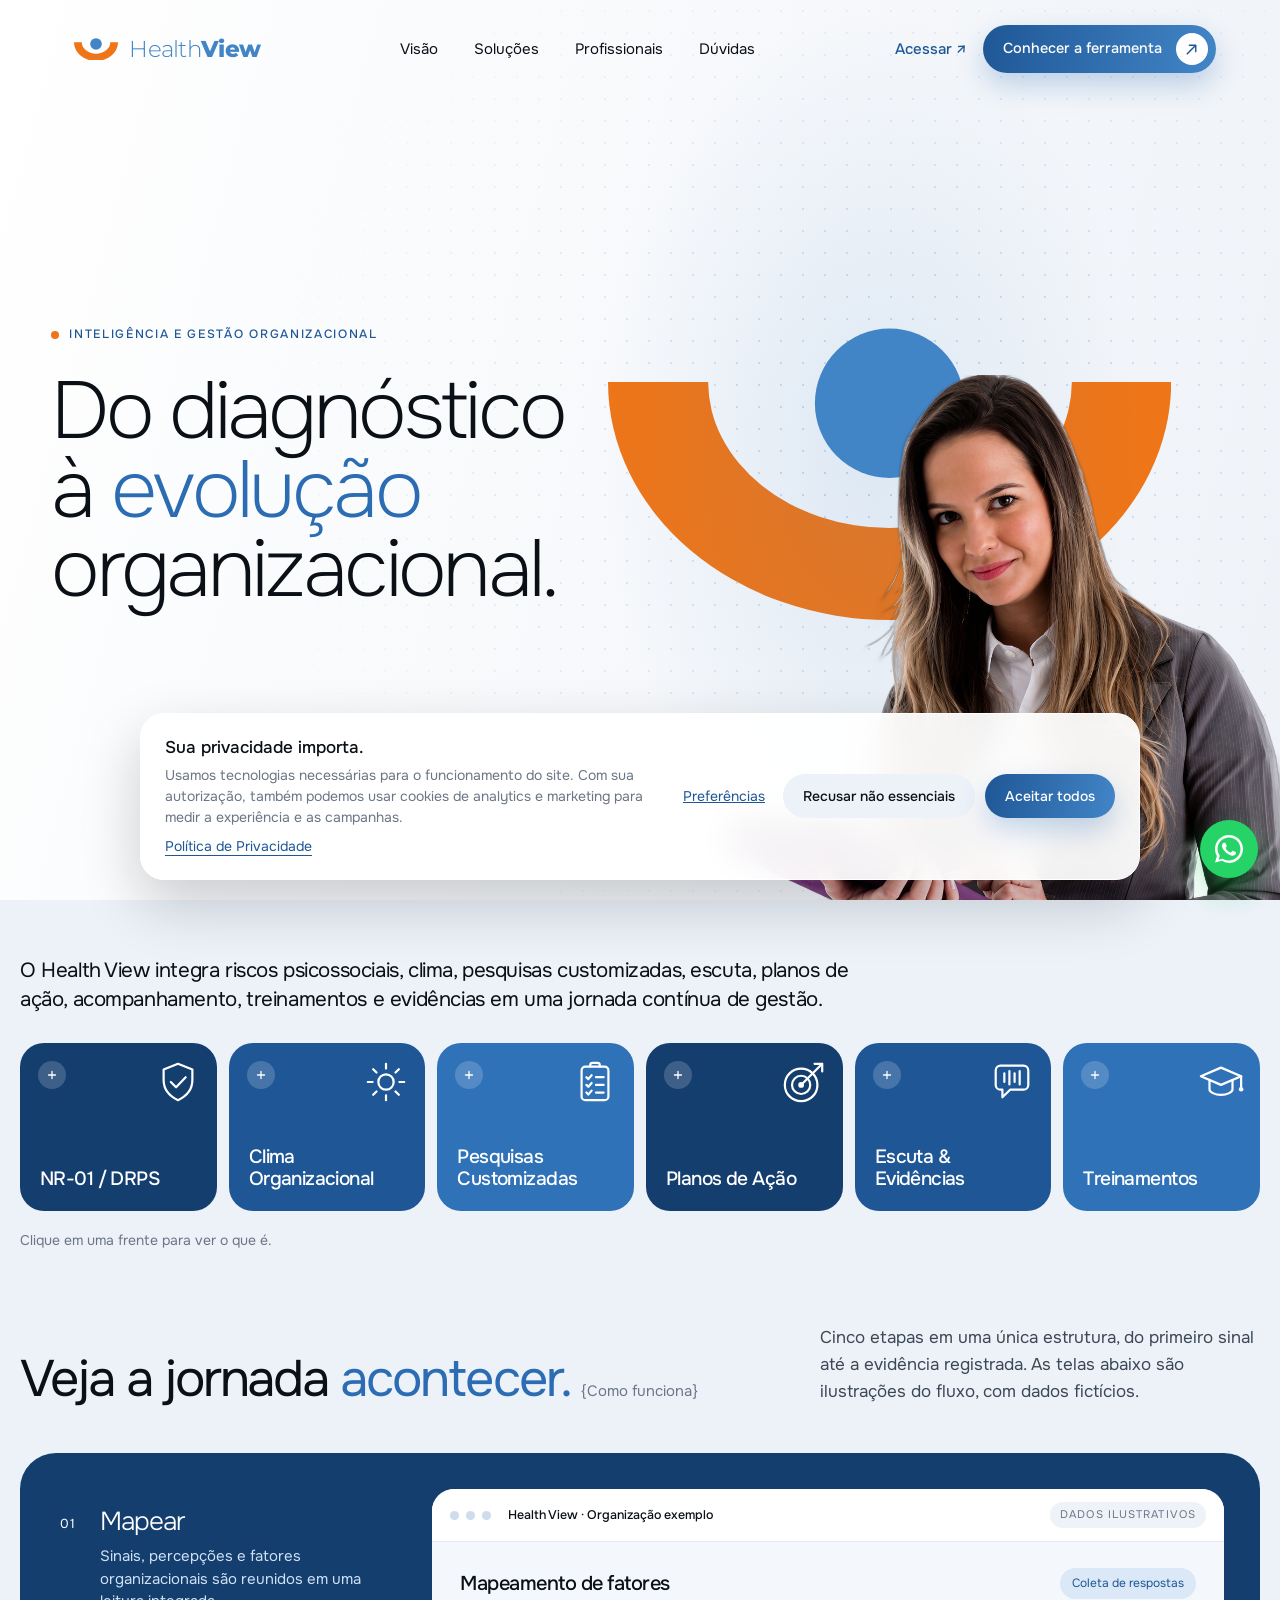
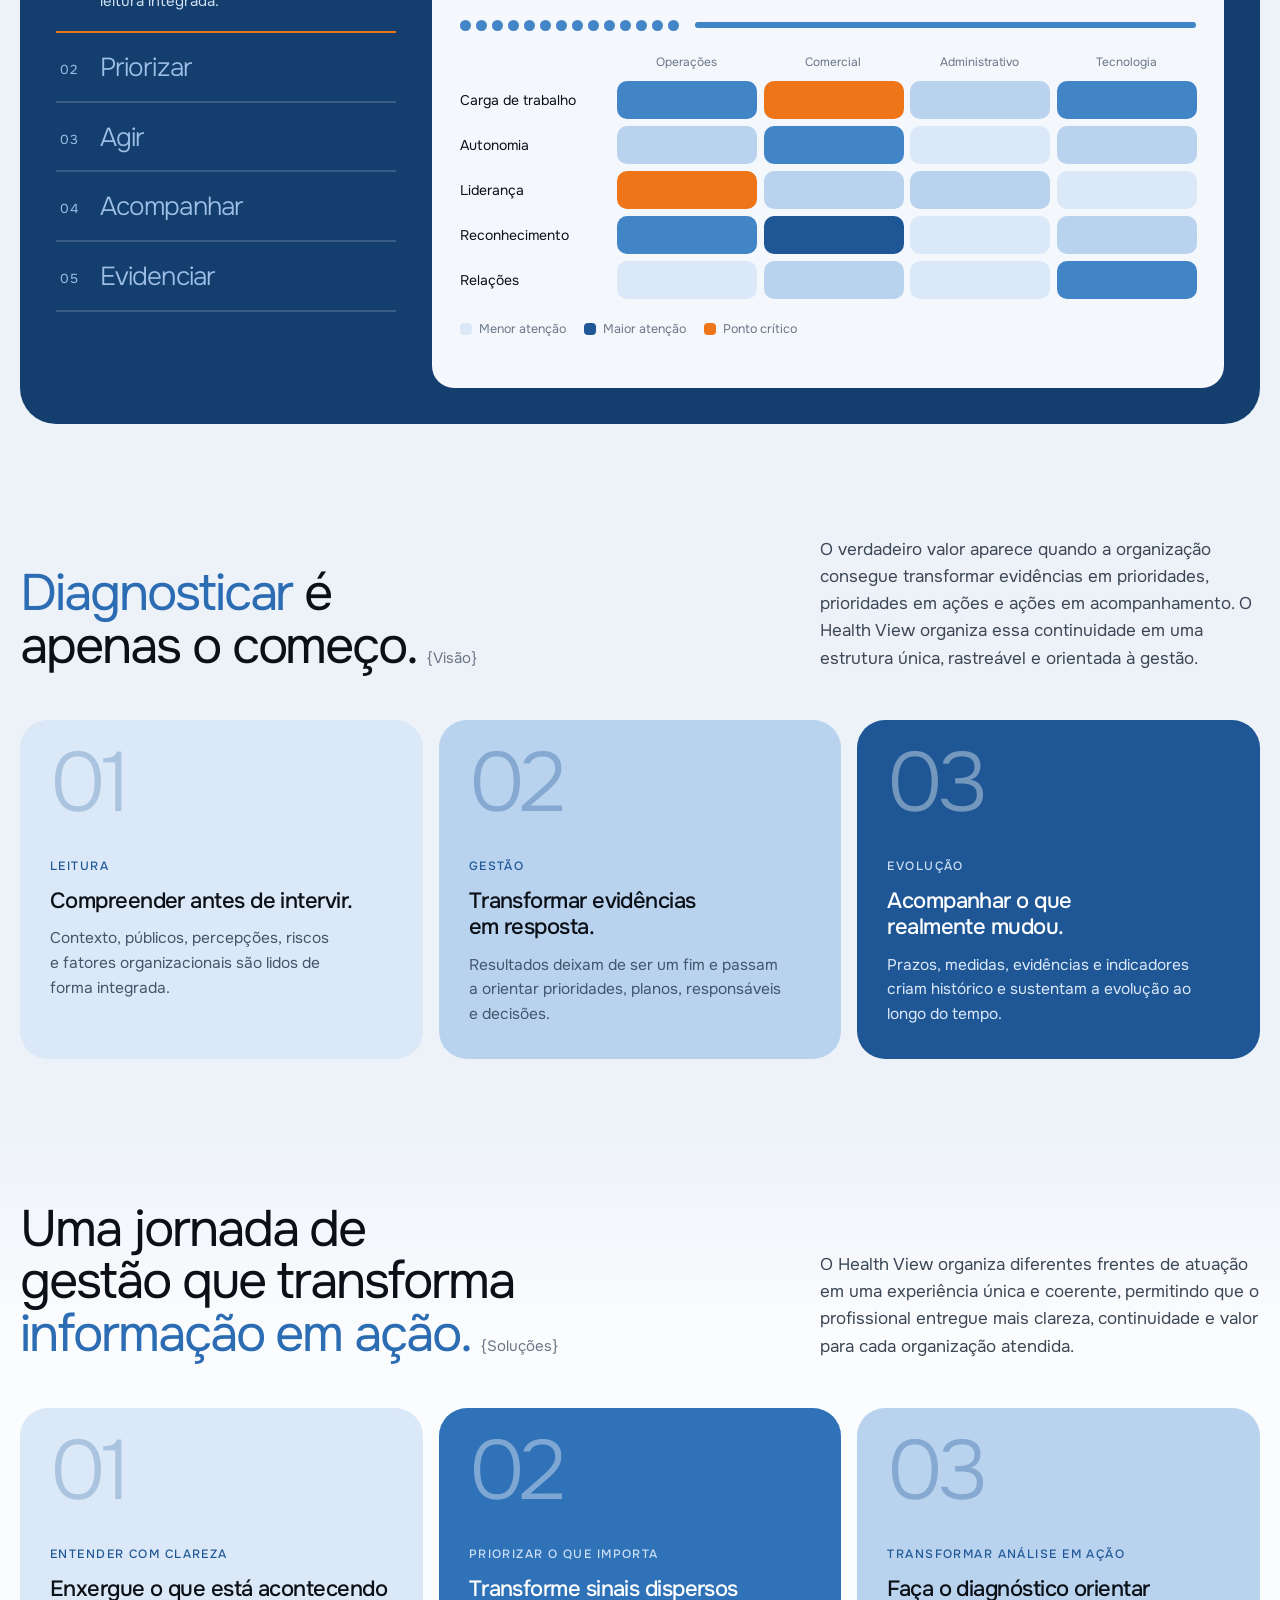
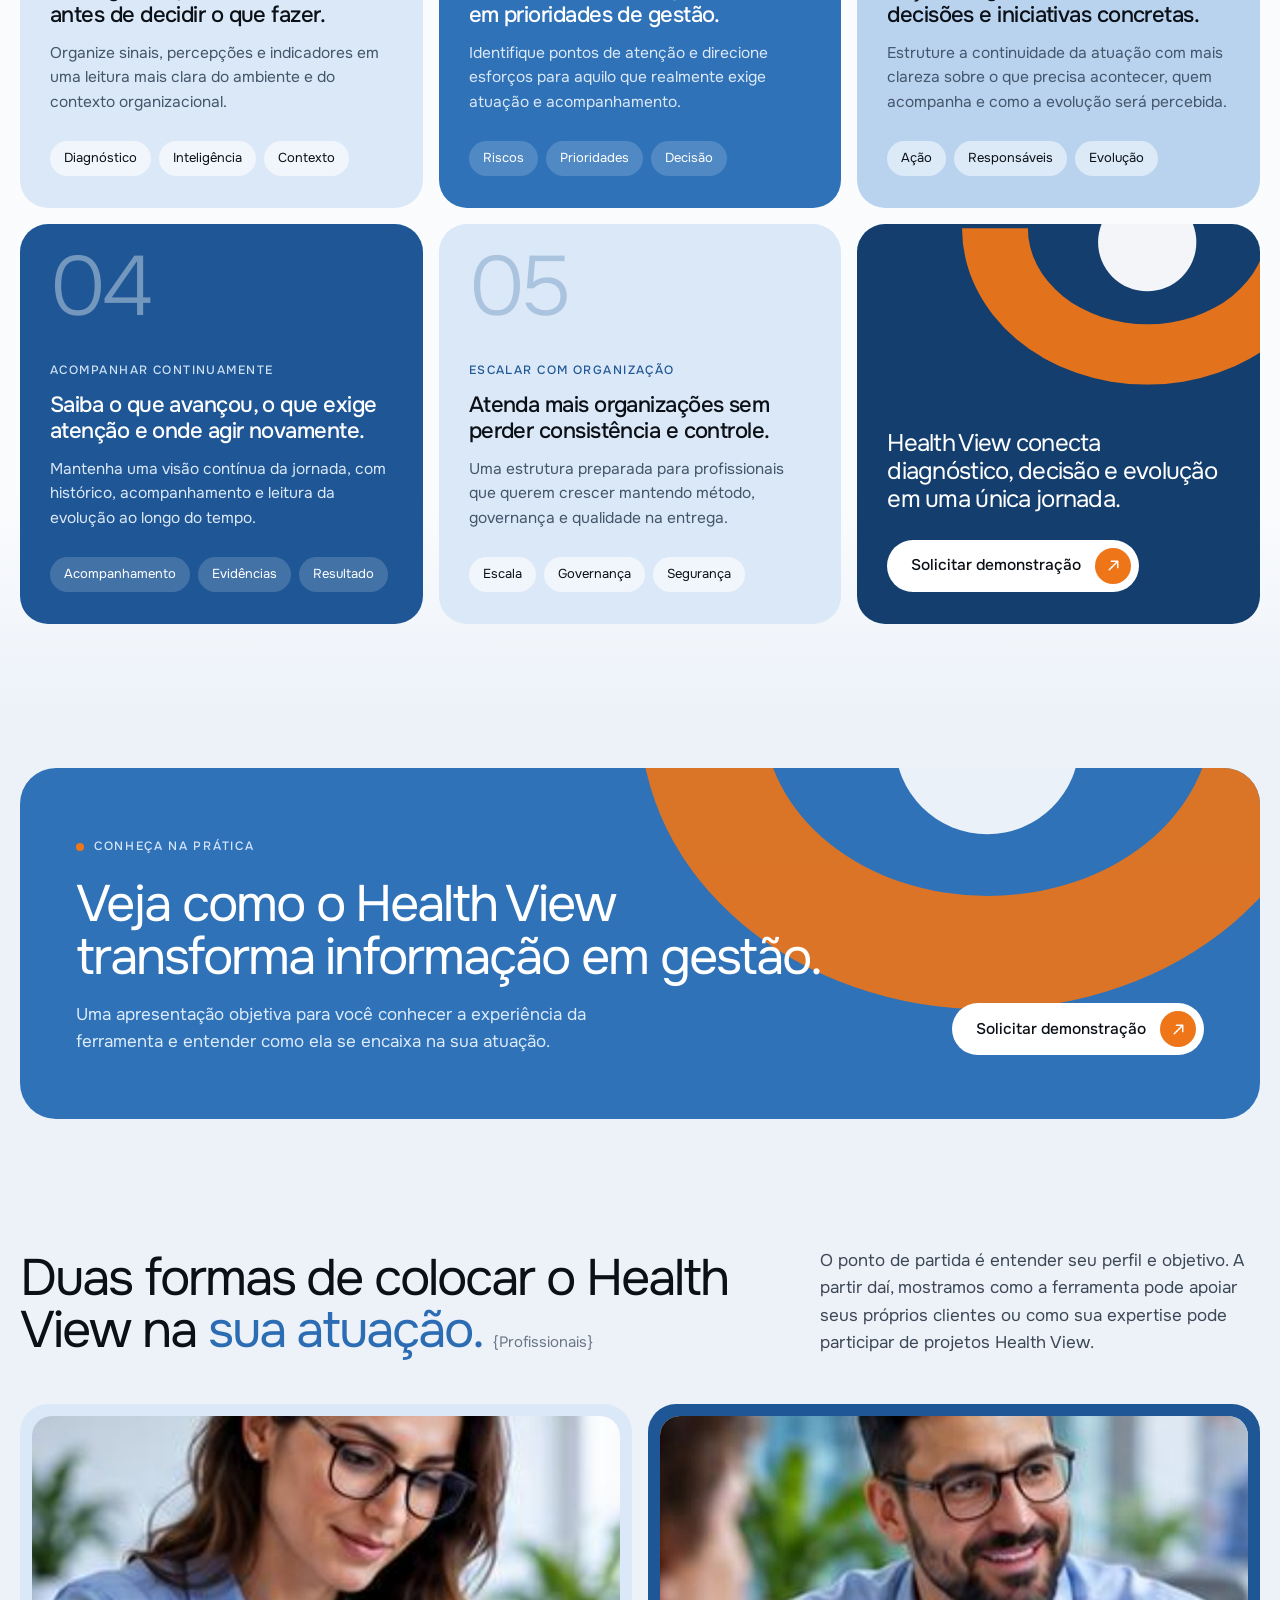
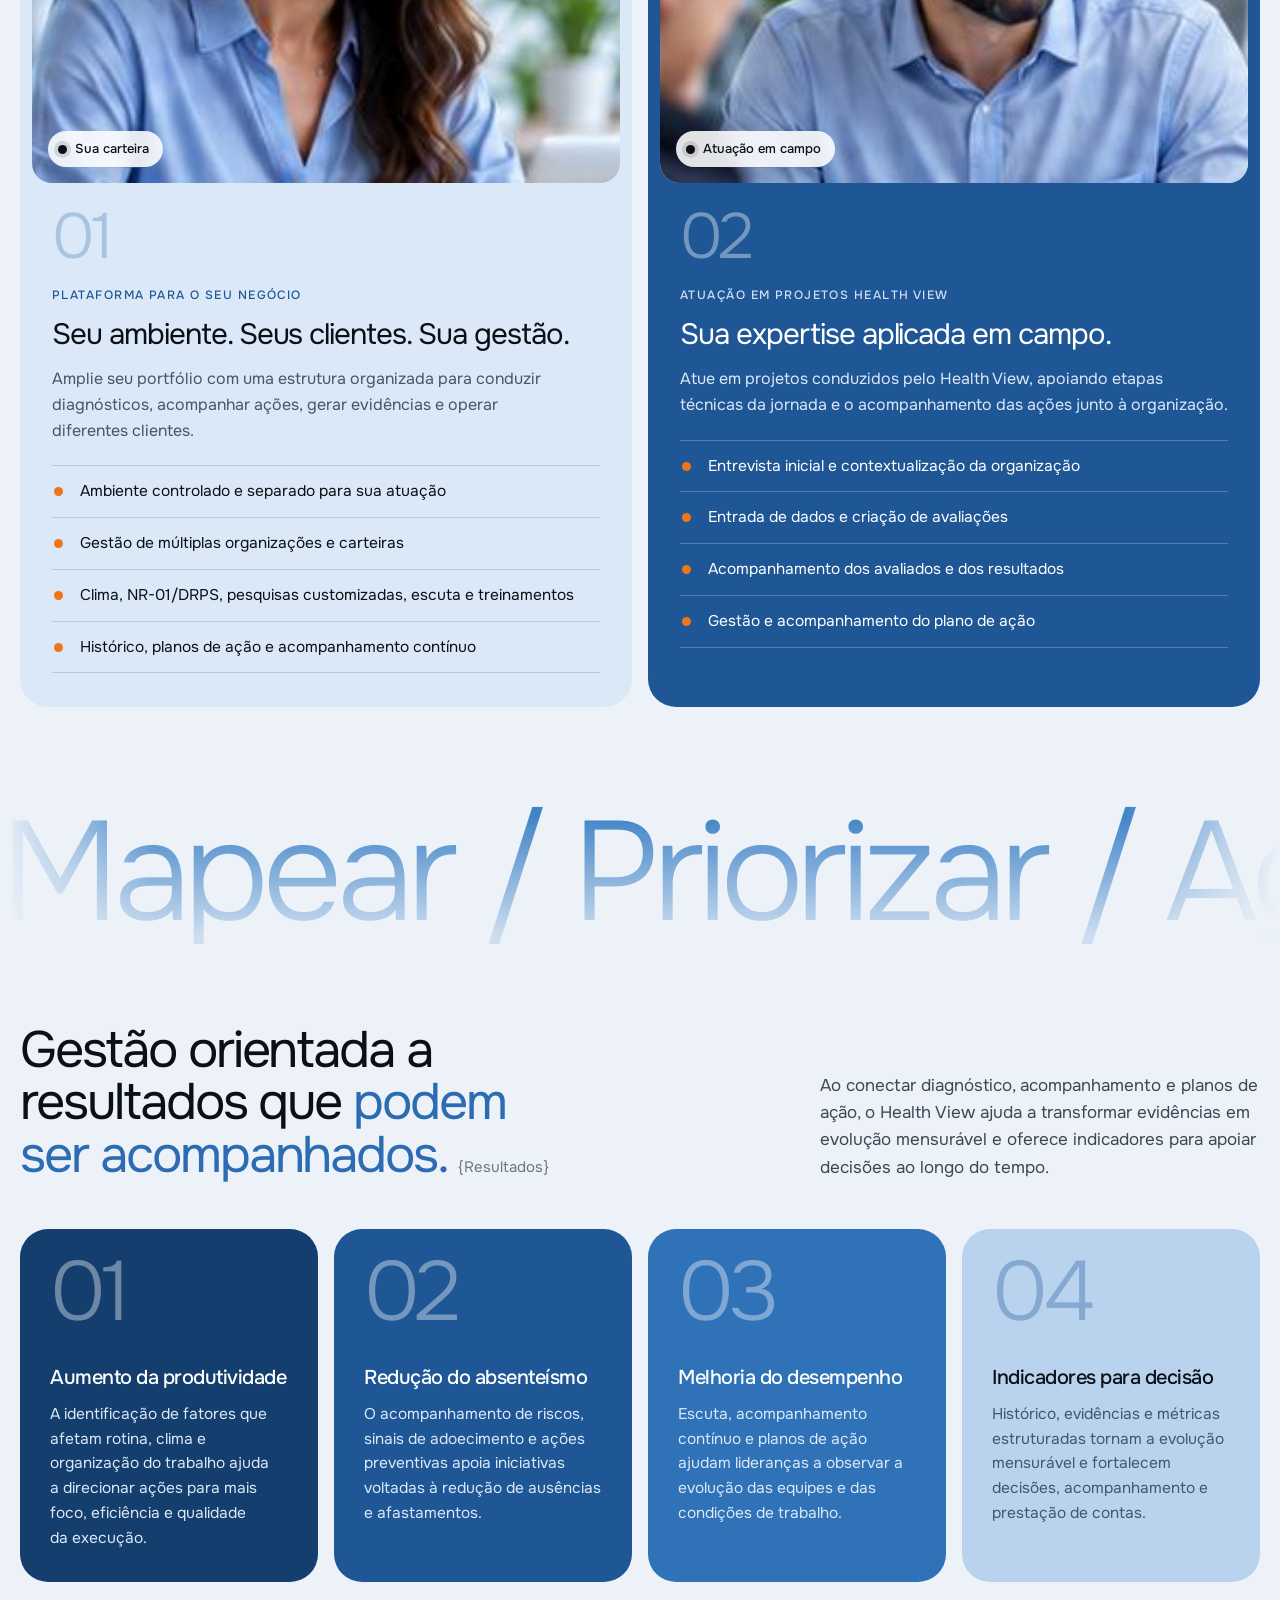
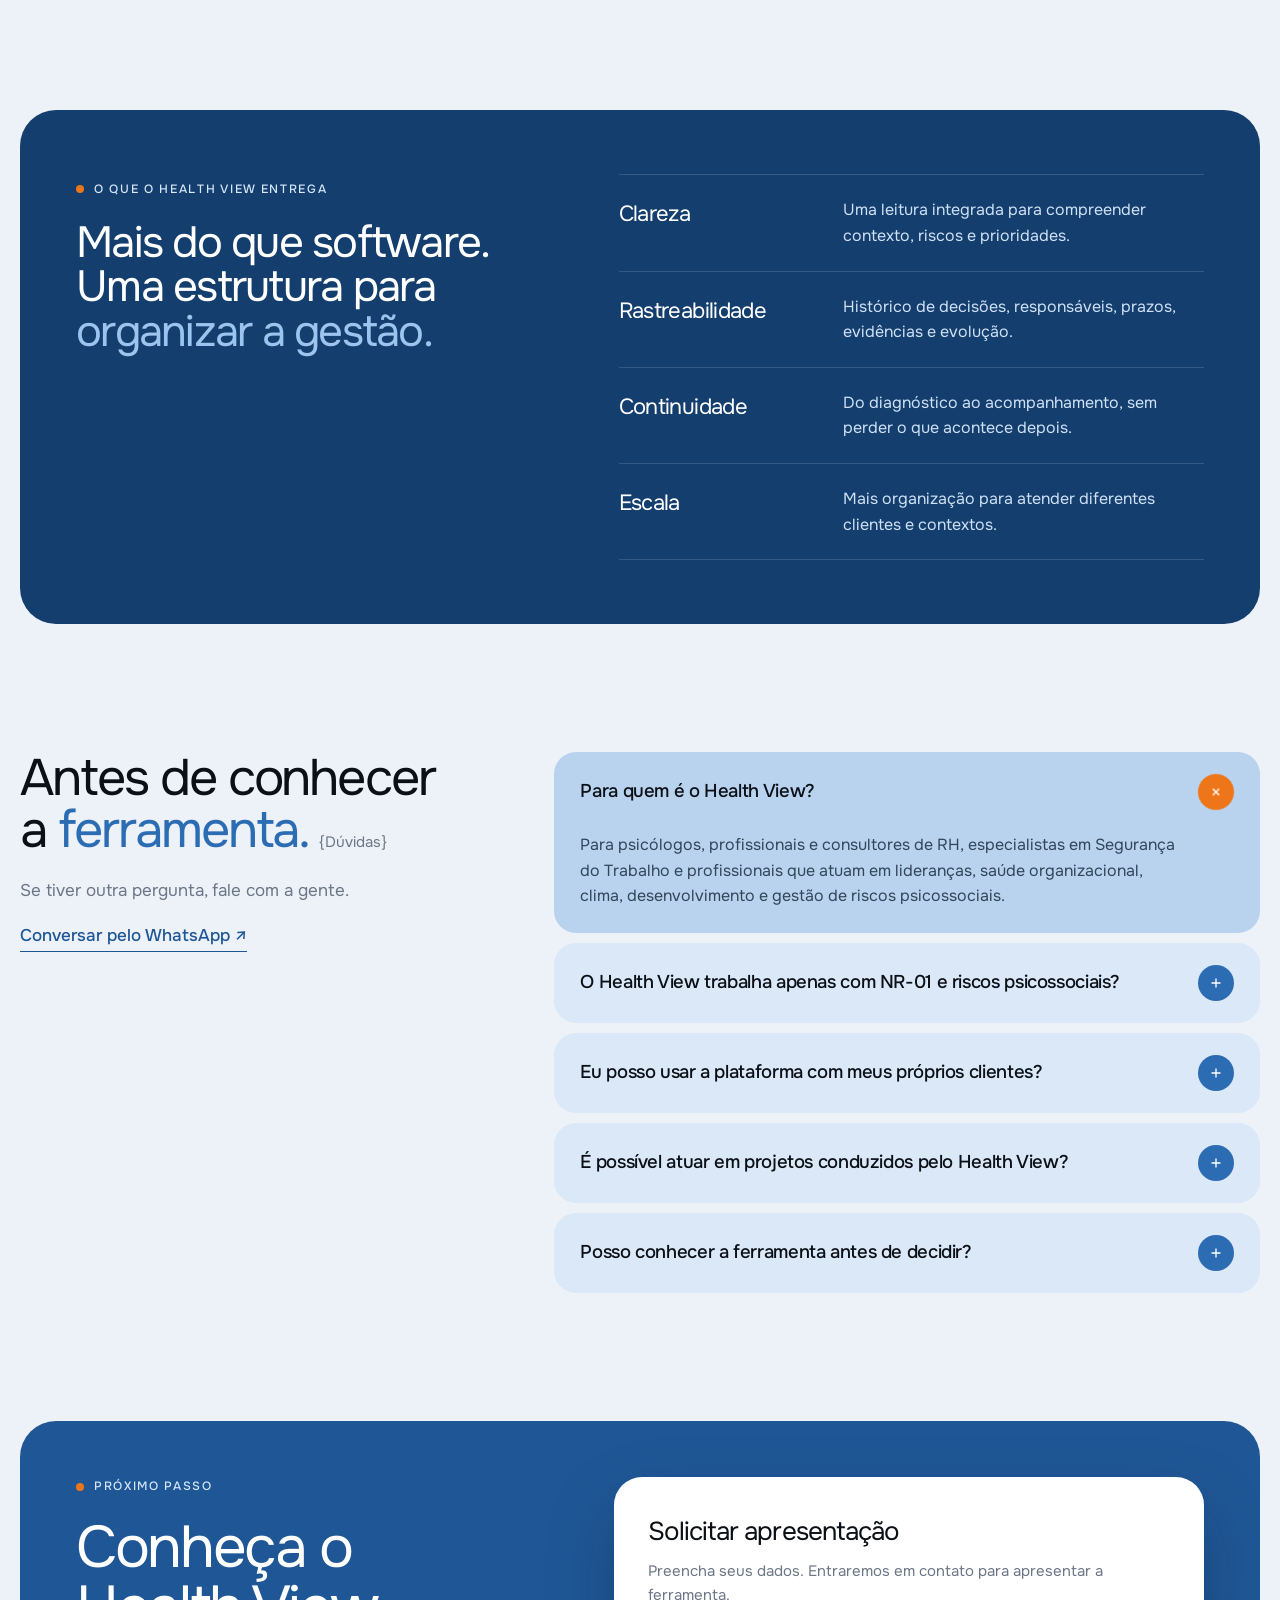
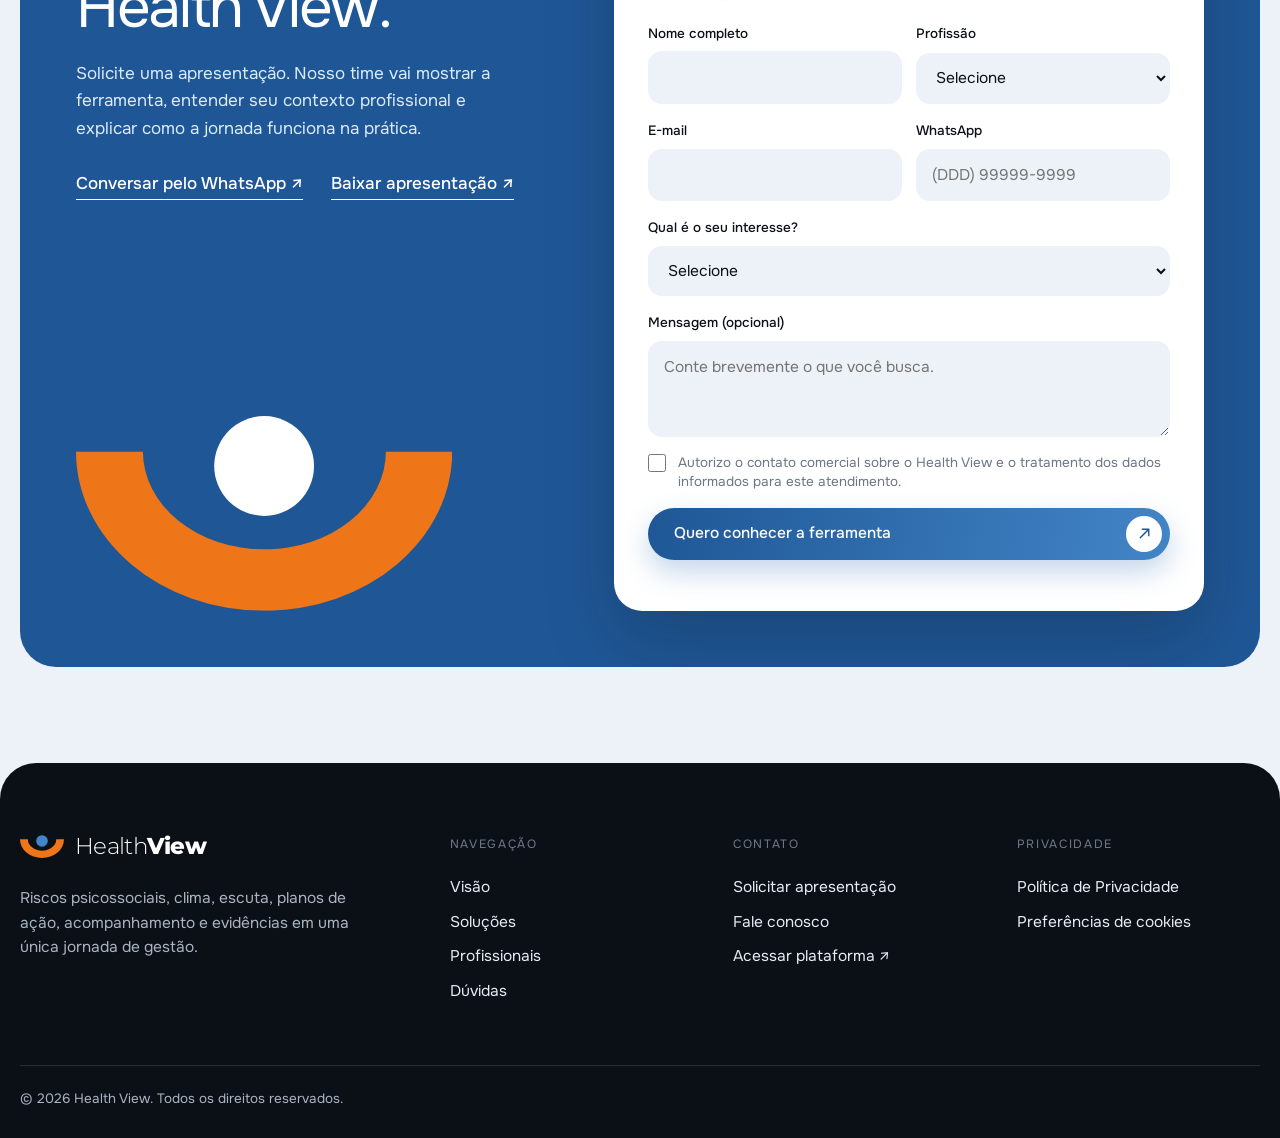
<file: index.html>
<!DOCTYPE html>
<html lang="pt-BR">
<head>
  <meta charset="utf-8">
  <meta name="viewport" content="width=device-width, initial-scale=1, viewport-fit=cover">
  <title>Health View | Inteligência Organizacional, NR-01, Riscos Psicossociais e Clima</title>
  <meta name="description" content="Conheça o Health View, plataforma de inteligência e gestão organizacional para NR-01, riscos psicossociais, DRPS, clima organizacional, pesquisas customizadas, escuta, planos de ação, acompanhamento, treinamentos e relatórios.">
  <meta name="robots" content="index,follow,max-image-preview:large,max-snippet:-1,max-video-preview:-1">
  <meta name="theme-color" content="#4285C7">
  <link rel="canonical" href="https://www.healthview.com.br/">
  <link rel="icon" href="assets/img/favicon.svg" type="image/svg+xml">

  <meta property="og:locale" content="pt_BR">
  <meta property="og:type" content="website">
  <meta property="og:title" content="Health View | Do diagnóstico à evolução organizacional">
  <meta property="og:description" content="Diagnóstico, riscos psicossociais, clima, pesquisas customizadas, escuta, planos de ação, acompanhamento, treinamentos e evidências em uma única jornada de gestão.">
  <meta property="og:url" content="https://www.healthview.com.br/">
  <meta property="og:image" content="https://www.healthview.com.br/assets/img/og-health-view-profissionais.jpg">
  <meta property="og:image:width" content="1200">
  <meta property="og:image:height" content="630">
  <meta name="twitter:card" content="summary_large_image">

  <link rel="preconnect" href="https://fonts.googleapis.com">
  <link rel="preconnect" href="https://fonts.gstatic.com" crossorigin>
  <link href="https://fonts.googleapis.com/css2?family=Montserrat:wght@300;800&family=Onest:wght@200;300;400;500;600&display=swap" rel="stylesheet">
  <link rel="stylesheet" href="assets/css/style.css">
  <link rel="stylesheet" href="assets/css/flow.css">

  <script type="application/ld+json">
  {
    "@context":"https://schema.org",
    "@graph":[
      {
        "@type":"Organization",
        "@id":"https://www.healthview.com.br/#organization",
        "name":"Health View",
        "url":"https://www.healthview.com.br/",
        "logo":"https://www.healthview.com.br/assets/img/health-view-logo.svg"
      },
      {
        "@type":"Service",
        "@id":"https://www.healthview.com.br/#service",
        "name":"Health View — Inteligência e Gestão Organizacional",
        "serviceType":"Plataforma de inteligência e gestão organizacional",
        "provider":{"@id":"https://www.healthview.com.br/#organization"},
        "areaServed":{"@type":"Country","name":"Brasil"},
        "description":"Plataforma que ajuda profissionais e organizações a transformar diagnóstico em decisões, ações e evolução organizacional."
      },
      {
        "@type":"FAQPage",
        "mainEntity":[
          {"@type":"Question","name":"Para quem é o Health View?","acceptedAnswer":{"@type":"Answer","text":"Para psicólogos, profissionais e consultores de RH, especialistas em Segurança do Trabalho e profissionais que atuam em lideranças, saúde organizacional, clima, desenvolvimento e gestão de riscos psicossociais."}},
          {"@type":"Question","name":"O Health View trabalha apenas com NR-01 e riscos psicossociais?","acceptedAnswer":{"@type":"Answer","text":"Não. A solução contempla também Clima Organizacional, Pesquisas Customizadas, Escutas Estruturadas, Canal de Relatos, Portal do Avaliado, planos de ação, acompanhamento, indicadores, relatórios e treinamentos."}},
          {"@type":"Question","name":"Eu posso usar a plataforma com meus próprios clientes?","acceptedAnswer":{"@type":"Answer","text":"Sim. Profissionais e consultorias podem utilizar o Health View para atender empresas da própria carteira. Cada organização é administrada de forma separada, com seus usuários, avaliações, indicadores, planos de ação e histórico, enquanto o profissional mantém uma visão organizada da carteira e acompanha cada cliente conforme o escopo do trabalho."}},
          {"@type":"Question","name":"É possível atuar em projetos conduzidos pelo Health View?","acceptedAnswer":{"@type":"Answer","text":"Sim. Há também uma forma de atuação técnica em projetos Health View, conforme perfil profissional, escopo e necessidade de cada organização."}},
          {"@type":"Question","name":"Posso conhecer a ferramenta antes de decidir?","acceptedAnswer":{"@type":"Answer","text":"Sim. O próximo passo é solicitar uma apresentação para entender a solução, a jornada de gestão e a aderência ao seu contexto."}}
        ]
      }
    ]
  }
  </script>
  <script src="assets/js/config.js"></script>
  <script defer src="assets/js/tracking.js"></script>
</head>
<body>
  <svg width="0" height="0" style="position:absolute" aria-hidden="true" focusable="false">
    <symbol id="hv-mark" viewBox="0 0 686 357">
      <path class="mark-arc" d="M0 67h122a221.500 178 0 0 0 443 0h121a343 290 0 0 1-686 0z"/>
      <circle class="mark-dot" cx="343" cy="93" r="91"/>
    </symbol>
    <symbol id="i-arrow" viewBox="0 0 24 24"><path d="M6 18 18 6M9 6h9v9" fill="none" stroke="currentColor" stroke-width="2" stroke-linecap="round" stroke-linejoin="round"/></symbol>
  </svg>

  <header class="site-header">
    <div class="container navbar">
      <a class="brand" href="#topo" aria-label="Health View - início">
        <svg class="brand-mark" viewBox="0 0 686 357" aria-hidden="true"><use href="#hv-mark"/></svg>
        <span class="brand-word"><span>Health</span><b>View</b></span>
      </a>

      <nav class="nav-links" aria-label="Navegação principal">
        <a href="#visao">Visão</a>
        <a href="#solucoes">Soluções</a>
        <a href="#profissionais">Profissionais</a>
        <a href="#faq">Dúvidas</a>
        <a class="nav-mobile-only" href="https://app.healthview.com.br/" target="_blank" rel="noopener">Acessar plataforma ↗</a>
        <a class="nav-mobile-only" href="#contato">Fale conosco</a>
      </nav>

      <div class="nav-actions">
        <a class="nav-access" href="https://app.healthview.com.br/" target="_blank" rel="noopener">Acessar ↗</a>
        <a class="btn btn-primary btn-header js-cta" data-cta="header_demo" href="#contato">Conhecer a ferramenta<span class="btn-ico"><svg viewBox="0 0 24 24" aria-hidden="true"><use href="#i-arrow"/></svg></span></a>
        <button class="menu-button" type="button" aria-label="Abrir menu" aria-expanded="false"><span></span><span></span></button>
      </div>
    </div>
  </header>

  <main id="topo">
    <section class="hero">
      <div class="hero-stage">
        <svg class="hero-mark" viewBox="0 0 686 357" aria-hidden="true"><use href="#hv-mark"/></svg>
        <img class="hero-person" src="assets/img/hero-person.png" alt="Profissional usando um tablet" width="1023" height="976" fetchpriority="high">

        <div class="hero-copy">
          <div class="kicker">Inteligência e gestão organizacional</div>
          <h1>Do diagnóstico à <em>evolução</em> organizacional.</h1>
        </div>

      </div>

      <div class="container hero-after">
        <p class="lead">O Health View integra riscos psicossociais, clima, pesquisas customizadas, escuta, planos de ação, acompanhamento, treinamentos e evidências em uma jornada contínua de gestão.</p>
        <ul class="hero-tags" aria-label="Principais frentes da solução">
          <li class="reveal"><svg class="fi fi-shield" viewBox="0 0 48 48" aria-hidden="true"><path class="fi-body" d="M24 5l15 6v11c0 10-6.500 17-15 21-8.500-4-15-11-15-21V11z"/><path class="ac fi-tick" pathLength="1" d="M16.500 24l5.500 5.500L32 19"/></svg>NR-01 / DRPS<button class="frente-btn" type="button" aria-expanded="false" aria-controls="frente-panel" aria-label="Ver o que é"><i></i></button></li>
          <li class="reveal"><svg class="fi fi-sun" viewBox="0 0 48 48" aria-hidden="true"><g class="fi-rays"><path d="M24 5v5M24 38v5M5 24h5M38 24h5M10.600 10.600l3.500 3.500M33.900 33.900l3.500 3.500M10.600 37.400l3.500-3.500M33.900 14.100l3.500-3.500"/></g><circle class="ac fi-core" cx="24" cy="24" r="8"/></svg>Clima Organizacional<button class="frente-btn" type="button" aria-expanded="false" aria-controls="frente-panel" aria-label="Ver o que é"><i></i></button></li>
          <li class="reveal"><svg class="fi fi-form" viewBox="0 0 48 48" aria-hidden="true"><rect x="10" y="8" width="28" height="35" rx="4"/><path d="M19 8V6.500A2.500 2.500 0 0121.500 4h5A2.500 2.500 0 0129 6.500V8"/><path d="M25 19h8M25 27h8M25 35h8"/><path class="ac fi-tick t1" pathLength="1" d="M15 19l2 2 3.500-4"/><path class="ac fi-tick t2" pathLength="1" d="M15 27l2 2 3.500-4"/><path class="ac fi-tick t3" pathLength="1" d="M15 35l2 2 3.500-4"/></svg>Pesquisas Customizadas<button class="frente-btn" type="button" aria-expanded="false" aria-controls="frente-panel" aria-label="Ver o que é"><i></i></button></li>
          <li class="reveal"><svg class="fi fi-target" viewBox="0 0 48 48" aria-hidden="true"><circle class="fi-ring" cx="21" cy="27" r="17"/><circle cx="21" cy="27" r="9.500"/><circle class="acf" cx="21" cy="27" r="3"/><g class="ac fi-arrow"><path d="M43 5L22.500 25.500M43 5h-8M43 5v8"/></g></svg>Planos de Ação<button class="frente-btn" type="button" aria-expanded="false" aria-controls="frente-panel" aria-label="Ver o que é"><i></i></button></li>
          <li class="reveal"><svg class="fi fi-voice" viewBox="0 0 48 48" aria-hidden="true"><path d="M7 12a5 5 0 015-5h24a5 5 0 015 5v15a5 5 0 01-5 5H22l-8 8v-8h-2a5 5 0 01-5-5z"/><path class="ac fi-eq e1" d="M16 15v9"/><path class="ac fi-eq e2" d="M21.300 12.500v14"/><path class="ac fi-eq e3" d="M26.700 15v9"/><path class="ac fi-eq e4" d="M32 12.500v14"/></svg>Escuta &amp; Evidências<button class="frente-btn" type="button" aria-expanded="false" aria-controls="frente-panel" aria-label="Ver o que é"><i></i></button></li>
          <li class="reveal"><svg class="fi fi-cap" viewBox="0 0 48 48" aria-hidden="true"><g class="fi-hat"><path d="M3 18l21-9 21 9-21 9z"/><path d="M12 22v9.500c0 3 5.400 6 12 6s12-3 12-6V22"/></g><g class="ac fi-tassel"><path d="M45 18v11"/><circle class="acf" cx="45" cy="31.500" r="2.400"/></g></svg>Treinamentos<button class="frente-btn" type="button" aria-expanded="false" aria-controls="frente-panel" aria-label="Ver o que é"><i></i></button></li>
        </ul>
        <p class="frente-hint">Clique em uma frente para ver o que é.</p>
        <div class="frente-panel" id="frente-panel" hidden>
          <button class="frente-close" type="button" aria-label="Fechar explicação">×</button>

          <article data-frente="0" hidden>
            <h3>NR-01 / DRPS</h3>
            <div class="frente-cols">
              <div><small>O que é</small><p>A NR-01 é a norma regulamentadora que trata do gerenciamento de riscos ocupacionais. Com a atualização de 2024, os fatores de risco psicossociais relacionados ao trabalho, como sobrecarga, assédio e falhas na organização do trabalho, passaram a fazer parte desse gerenciamento e do PGR. A fiscalização com autuação começou em 26 de maio de 2026. O foco é a organização do trabalho, não a avaliação clínica de cada pessoa.</p></div>
              <div><small>No Health View</small><p>DRPS, instrumentos, análise técnica, inventário de riscos, plano de ação e acompanhamento. Entre os entregáveis estão o Relatório Técnico DRPS, o Inventário de Riscos e o Plano de Ação.</p></div>
            </div>
          </article>

          <article data-frente="1" hidden>
            <h3>Clima Organizacional</h3>
            <div class="frente-cols">
              <div><small>O que é</small><p>É a percepção coletiva das pessoas sobre o ambiente de trabalho: liderança, comunicação, reconhecimento, relações e condições para trabalhar. A pesquisa de clima mede essa percepção em ciclos e mostra onde agir.</p></div>
              <div><small>No Health View</small><p>Ciclos, indicadores, comparativos, escuta, plano de ação e evolução. Um diagnóstico completo que já sai com plano de ação.</p></div>
            </div>
          </article>

          <article data-frente="2" hidden>
            <h3>Pesquisas Customizadas</h3>
            <div class="frente-cols">
              <div><small>O que é</small><p>São pesquisas montadas para uma pergunta específica da organização, fora dos instrumentos padrão: uma mudança em curso, uma área ou um tema pontual.</p></div>
              <div><small>No Health View</small><p>Cenários específicos, coleta estruturada, inteligência e relatórios acionáveis, para avaliar a realidade de cada organização.</p></div>
            </div>
          </article>

          <article data-frente="3" hidden>
            <h3>Planos de Ação</h3>
            <div class="frente-cols">
              <div><small>O que é</small><p>É o registro do que será feito a partir do diagnóstico: medidas, responsáveis e prazos. Na NR-01, o plano de ação compõe o PGR junto com o inventário de riscos.</p></div>
              <div><small>No Health View</small><p>Construção, acompanhamento e evolução do plano, com histórico de decisões, responsáveis, prazos e evidências.</p></div>
            </div>
          </article>

          <article data-frente="4" hidden>
            <h3>Escuta &amp; Evidências</h3>
            <div class="frente-cols">
              <div><small>O que é</small><p>Escuta são os canais pelos quais as pessoas relatam o que vivem no trabalho. Evidências são os registros que comprovam o que foi feito: medidas, prazos, documentos e resultados.</p></div>
              <div><small>No Health View</small><p>Escutas Estruturadas, Canal de Relatos e Portal do Avaliado, com evidências e histórico reunidos para os relatórios.</p></div>
            </div>
          </article>

          <article data-frente="5" hidden>
            <h3>Treinamentos</h3>
            <div class="frente-cols">
              <div><small>O que é</small><p>É a capacitação de lideranças e equipes como parte das medidas de prevenção e de desenvolvimento contínuo.</p></div>
              <div><small>No Health View</small><p>Diamond Learning: cursos, trilhas, aulas ao vivo, avaliações e acompanhamento de desempenho.</p></div>
            </div>
          </article>

          <a class="text-link js-cta" data-cta="frentes_demo" href="#contato">Solicitar demonstração ↗</a>
        </div>
      </div>
    </section>

    <section class="section flow" id="jornada" aria-label="Jornada Health View">
      <div class="container">
        <div class="section-head reveal">
          <div>
            <h2>Veja a jornada <em>acontecer.</em><sup>{Como funciona}</sup></h2>
          </div>
          <p>Cinco etapas em uma única estrutura, do primeiro sinal até a evidência registrada. As telas abaixo são ilustrações do fluxo, com dados fictícios.</p>
        </div>

        <div class="flow-panel reveal">
          <ol class="flow-steps">
            <li><button class="flow-step is-active" type="button" data-step="0" aria-pressed="true"><span class="flow-num">01</span><span class="flow-txt"><strong>Mapear</strong><span>Sinais, percepções e fatores organizacionais são reunidos em uma leitura integrada.</span></span><i class="flow-bar"></i></button></li>
            <li><button class="flow-step" type="button" data-step="1" aria-pressed="false"><span class="flow-num">02</span><span class="flow-txt"><strong>Priorizar</strong><span>Os pontos de atenção viram prioridades de gestão.</span></span><i class="flow-bar"></i></button></li>
            <li><button class="flow-step" type="button" data-step="2" aria-pressed="false"><span class="flow-num">03</span><span class="flow-txt"><strong>Agir</strong><span>O diagnóstico orienta planos de ação, com responsáveis e prazos.</span></span><i class="flow-bar"></i></button></li>
            <li><button class="flow-step" type="button" data-step="3" aria-pressed="false"><span class="flow-num">04</span><span class="flow-txt"><strong>Acompanhar</strong><span>Histórico e indicadores mostram o que avançou e onde agir novamente.</span></span><i class="flow-bar"></i></button></li>
            <li><button class="flow-step" type="button" data-step="4" aria-pressed="false"><span class="flow-num">05</span><span class="flow-txt"><strong>Evidenciar</strong><span>Medidas e evidências ficam registradas e prontas para relatórios.</span></span><i class="flow-bar"></i></button></li>
          </ol>

          <div class="flow-screen">
            <div class="flow-chrome"><i></i><i></i><i></i><span>Health View · Organização exemplo</span><em>Dados ilustrativos</em></div>
            <div class="flow-stage">

              <div class="scene is-active" data-scene="0">
                <div class="sc-head"><b>Mapeamento de fatores</b><span class="sc-pill">Coleta de respostas</span></div>
                <div class="collect">
                  <div class="collect-dots" aria-hidden="true">
                    <i style="--d:.10s"></i><i style="--d:.18s"></i><i style="--d:.26s"></i><i style="--d:.34s"></i><i style="--d:.42s"></i><i style="--d:.50s"></i><i style="--d:.58s"></i><i style="--d:.66s"></i><i style="--d:.74s"></i><i style="--d:.82s"></i><i style="--d:.90s"></i><i style="--d:.98s"></i><i style="--d:1.06s"></i><i style="--d:1.14s"></i>
                  </div>
                  <div class="collect-bar"><i class="a" style="--a:grow;--t:1.5s;--d:.2s"></i></div>
                </div>
                <div class="heat" aria-hidden="true">
                  <span></span><span class="heat-col">Operações</span><span class="heat-col">Comercial</span><span class="heat-col">Administrativo</span><span class="heat-col">Tecnologia</span>
                  <span class="heat-row">Carga de trabalho</span><i class="c3 a" style="--d:1.50s"></i><i class="hot a" style="--d:1.57s"></i><i class="c2 a" style="--d:1.64s"></i><i class="c3 a" style="--d:1.71s"></i>
                  <span class="heat-row">Autonomia</span><i class="c2 a" style="--d:1.78s"></i><i class="c3 a" style="--d:1.85s"></i><i class="c1 a" style="--d:1.92s"></i><i class="c2 a" style="--d:1.99s"></i>
                  <span class="heat-row">Liderança</span><i class="hot a" style="--d:2.06s"></i><i class="c2 a" style="--d:2.13s"></i><i class="c2 a" style="--d:2.20s"></i><i class="c1 a" style="--d:2.27s"></i>
                  <span class="heat-row">Reconhecimento</span><i class="c3 a" style="--d:2.34s"></i><i class="c4 a" style="--d:2.41s"></i><i class="c1 a" style="--d:2.48s"></i><i class="c2 a" style="--d:2.55s"></i>
                  <span class="heat-row">Relações</span><i class="c1 a" style="--d:2.62s"></i><i class="c2 a" style="--d:2.69s"></i><i class="c1 a" style="--d:2.76s"></i><i class="c3 a" style="--d:2.83s"></i>
                </div>
                <div class="legend a" style="--a:fade;--d:3.2s"><span><i class="c1"></i>Menor atenção</span><span><i class="c4"></i>Maior atenção</span><span><i class="hot"></i>Ponto crítico</span></div>
              </div>

              <div class="scene" data-scene="1">
                <div class="sc-head"><b>Pontos de atenção</b><span class="sc-pill">Ordenando por criticidade</span></div>
                <ul class="rank" aria-hidden="true">
                  <li style="--from:0;--to:3;--w:44%"><span>Autonomia</span><div><i></i></div></li>
                  <li class="hot" style="--from:1;--to:0;--w:92%"><span>Carga de trabalho</span><div><i></i></div><em>Prioridade alta</em></li>
                  <li style="--from:2;--to:4;--w:30%"><span>Relações</span><div><i></i></div></li>
                  <li class="hot" style="--from:3;--to:1;--w:78%"><span>Liderança</span><div><i></i></div><em>Prioridade alta</em></li>
                  <li style="--from:4;--to:2;--w:58%"><span>Reconhecimento</span><div><i></i></div></li>
                </ul>
                <div class="note a" style="--d:3.9s">Duas prioridades definidas para o próximo ciclo.</div>
              </div>

              <div class="scene" data-scene="2">
                <div class="sc-head"><b>Plano de ação</b><span class="sc-pill">Carga de trabalho</span></div>
                <ul class="tasks" aria-hidden="true">
                  <li class="a" style="--d:.3s">
                    <span class="chk"><svg viewBox="0 0 24 24"><path pathLength="1" d="M5 12.5l4.5 4.5L19 7.5"/></svg></span>
                    <div><b>Revisar a distribuição de demandas</b><small>Responsável: gestão da área</small></div>
                    <span class="who">AM</span><span class="due">Prazo: 15 dias</span>
                    <span class="st"><i>A fazer</i><i class="st-go a" style="--a:fade;--d:2.2s">Em andamento</i><i class="st-ok a" style="--a:fade;--d:3.6s">Concluída</i></span>
                  </li>
                  <li class="a" style="--d:.8s">
                    <span class="chk off"></span>
                    <div><b>Rodada de escuta com as equipes</b><small>Responsável: RH</small></div>
                    <span class="who">RC</span><span class="due">Prazo: 30 dias</span>
                    <span class="st"><i>A fazer</i><i class="st-go a" style="--a:fade;--d:2.9s">Em andamento</i></span>
                  </li>
                  <li class="a" style="--d:1.3s">
                    <span class="chk off"></span>
                    <div><b>Treinamento de lideranças</b><small>Responsável: consultoria</small></div>
                    <span class="who">JS</span><span class="due">Prazo: 45 dias</span>
                    <span class="st"><i>A fazer</i></span>
                  </li>
                </ul>
                <div class="plan a" style="--a:fade;--d:1.9s"><span>Andamento do plano</span><div><i class="a" style="--a:grow;--t:1.6s;--d:3.7s"></i></div></div>
              </div>

              <div class="scene" data-scene="3">
                <div class="sc-head"><b>Acompanhamento</b><span class="sc-pill">Evolução por ciclo</span></div>
                <div class="track" aria-hidden="true">
                  <svg class="chart" viewBox="0 0 520 230">
                    <g class="grid"><path d="M40 30H500M40 80H500M40 130H500M40 180H500"/></g>
                    <path class="area a" style="--a:fade;--t:1.2s;--d:1.6s" d="M60 60 L200 96 L340 138 L480 168 L480 180 L60 180Z"/>
                    <path class="line risk a" style="--a:draw;--t:1.8s;--d:.4s" pathLength="1" d="M60 60 L200 96 L340 138 L480 168"/>
                    <path class="line done a" style="--a:draw;--t:1.8s;--d:.9s" pathLength="1" d="M60 170 L200 132 L340 88 L480 52"/>
                    <g class="pts risk"><circle class="a" style="--d:.5s" cx="60" cy="60" r="6"/><circle class="a" style="--d:1.0s" cx="200" cy="96" r="6"/><circle class="a" style="--d:1.5s" cx="340" cy="138" r="6"/><circle class="a" style="--d:2.0s" cx="480" cy="168" r="6"/></g>
                    <g class="pts done"><circle class="a" style="--d:1.0s" cx="60" cy="170" r="6"/><circle class="a" style="--d:1.5s" cx="200" cy="132" r="6"/><circle class="a" style="--d:2.0s" cx="340" cy="88" r="6"/><circle class="a" style="--d:2.5s" cx="480" cy="52" r="6"/></g>
                    <g class="xl"><text x="60" y="212">Ciclo 1</text><text x="200" y="212">Ciclo 2</text><text x="340" y="212">Ciclo 3</text><text x="480" y="212">Ciclo 4</text></g>
                  </svg>
                  <div class="track-side">
                    <svg class="ring" viewBox="0 0 100 100"><circle cx="50" cy="50" r="40"/><circle class="a" style="--a:ring;--t:2s;--d:1.2s" cx="50" cy="50" r="40" pathLength="1"/><path class="a" style="--a:draw;--t:.5s;--d:3.1s" pathLength="1" d="M36 51l10 10 19-21"/></svg>
                    <b>Plano em dia</b>
                    <span class="key"><i class="k-risk"></i>Fatores de risco</span>
                    <span class="key"><i class="k-done"></i>Ações concluídas</span>
                  </div>
                </div>
              </div>

              <div class="scene" data-scene="4">
                <div class="sc-head"><b>Evidências e relatório</b><span class="sc-pill">Histórico rastreável</span></div>
                <div class="proof" aria-hidden="true">
                  <div class="doc a" style="--d:.2s">
                    <b>Relatório de acompanhamento</b>
                    <i class="ln a" style="--a:grow;--d:.6s;--w:92%"></i><i class="ln a" style="--a:grow;--d:.75s;--w:78%"></i><i class="ln a" style="--a:grow;--d:.9s;--w:86%"></i>
                    <div class="doc-bars"><i class="a" style="--a:rise;--d:1.2s;--h:42%"></i><i class="a" style="--a:rise;--d:1.3s;--h:66%"></i><i class="a" style="--a:rise;--d:1.4s;--h:54%"></i><i class="a" style="--a:rise;--d:1.5s;--h:88%"></i><i class="a" style="--a:rise;--d:1.6s;--h:72%"></i></div>
                    <i class="ln a" style="--a:grow;--d:1.8s;--w:70%"></i><i class="ln a" style="--a:grow;--d:1.95s;--w:52%"></i>
                    <span class="stamp a" style="--a:stamp;--t:.5s;--d:3.9s">Evidência registrada</span>
                  </div>
                  <ul class="log">
                    <li class="a" style="--a:slide;--d:2.0s"><i></i><div><b>Ata de reunião anexada</b><small>Plano de ação · Carga de trabalho</small></div></li>
                    <li class="a" style="--a:slide;--d:2.5s"><i></i><div><b>Treinamento registrado</b><small>Lideranças · lista de presença</small></div></li>
                    <li class="a" style="--a:slide;--d:3.0s"><i></i><div><b>Reavaliação concluída</b><small>Novo ciclo de medição</small></div></li>
                    <li class="export a" style="--d:4.4s">Exportar relatório ↗</li>
                  </ul>
                </div>
              </div>

            </div>
          </div>
        </div>
      </div>
    </section>

    <section class="section" id="visao">
      <div class="container">
        <div class="section-head reveal">
          <div>
            <h2><em>Diagnosticar</em> é apenas o começo.<sup>{Visão}</sup></h2>
          </div>
          <p>O verdadeiro valor aparece quando a organização consegue transformar evidências em prioridades, prioridades em ações e ações em acompanhamento. O Health View organiza essa continuidade em uma estrutura única, rastreável e orientada à gestão.</p>
        </div>

        <div class="cards-3">
          <article class="card reveal">
            <span class="ghost-num">01</span>
            <small>Leitura</small>
            <h3>Compreender antes de intervir.</h3>
            <p>Contexto, públicos, percepções, riscos e fatores organizacionais são lidos de forma integrada.</p>
          </article>
          <article class="card reveal">
            <span class="ghost-num">02</span>
            <small>Gestão</small>
            <h3>Transformar evidências em resposta.</h3>
            <p>Resultados deixam de ser um fim e passam a orientar prioridades, planos, responsáveis e decisões.</p>
          </article>
          <article class="card reveal">
            <span class="ghost-num">03</span>
            <small>Evolução</small>
            <h3>Acompanhar o que realmente mudou.</h3>
            <p>Prazos, medidas, evidências e indicadores criam histórico e sustentam a evolução ao longo do tempo.</p>
          </article>
        </div>
      </div>
    </section>

    <section class="section section-tint" id="solucoes">
      <div class="container">
        <div class="section-head reveal">
          <div>
            <h2>Uma jornada de gestão que transforma <em>informação em ação.</em><sup>{Soluções}</sup></h2>
          </div>
          <p>O Health View organiza diferentes frentes de atuação em uma experiência única e coerente, permitindo que o profissional entregue mais clareza, continuidade e valor para cada organização atendida.</p>
        </div>

        <div class="bento">
          <article class="card reveal">
            <span class="ghost-num">01</span>
            <small>Entender com clareza</small>
            <h3>Enxergue o que está acontecendo antes de decidir o que fazer.</h3>
            <p>Organize sinais, percepções e indicadores em uma leitura mais clara do ambiente e do contexto organizacional.</p>
            <ul class="chips" aria-label="Benefícios"><li>Diagnóstico</li><li>Inteligência</li><li>Contexto</li></ul>
          </article>

          <article class="card reveal">
            <span class="ghost-num">02</span>
            <small>Priorizar o que importa</small>
            <h3>Transforme sinais dispersos em prioridades de gestão.</h3>
            <p>Identifique pontos de atenção e direcione esforços para aquilo que realmente exige atuação e acompanhamento.</p>
            <ul class="chips" aria-label="Benefícios"><li>Riscos</li><li>Prioridades</li><li>Decisão</li></ul>
          </article>

          <article class="card reveal">
            <span class="ghost-num">03</span>
            <small>Transformar análise em ação</small>
            <h3>Faça o diagnóstico orientar decisões e iniciativas concretas.</h3>
            <p>Estruture a continuidade da atuação com mais clareza sobre o que precisa acontecer, quem acompanha e como a evolução será percebida.</p>
            <ul class="chips" aria-label="Benefícios"><li>Ação</li><li>Responsáveis</li><li>Evolução</li></ul>
          </article>

          <article class="card reveal">
            <span class="ghost-num">04</span>
            <small>Acompanhar continuamente</small>
            <h3>Saiba o que avançou, o que exige atenção e onde agir novamente.</h3>
            <p>Mantenha uma visão contínua da jornada, com histórico, acompanhamento e leitura da evolução ao longo do tempo.</p>
            <ul class="chips" aria-label="Benefícios"><li>Acompanhamento</li><li>Evidências</li><li>Resultado</li></ul>
          </article>

          <article class="card reveal">
            <span class="ghost-num">05</span>
            <small>Escalar com organização</small>
            <h3>Atenda mais organizações sem perder consistência e controle.</h3>
            <p>Uma estrutura preparada para profissionais que querem crescer mantendo método, governança e qualidade na entrega.</p>
            <ul class="chips" aria-label="Benefícios"><li>Escala</li><li>Governança</li><li>Segurança</li></ul>
          </article>

          <article class="card card-brand reveal">
            <svg class="card-brand-mark" viewBox="0 0 686 357" aria-hidden="true"><use href="#hv-mark"/></svg>
            <strong>Health View conecta diagnóstico, decisão e evolução em uma única jornada.</strong>
            <a class="btn btn-light js-cta" data-cta="solucoes_demo" href="#contato">Solicitar demonstração<span class="btn-ico"><svg viewBox="0 0 24 24" aria-hidden="true"><use href="#i-arrow"/></svg></span></a>
          </article>
        </div>
      </div>
    </section>

    <section class="section" id="metodo">
      <div class="container">
        <div class="band reveal">
          <svg class="band-mark" viewBox="0 0 686 357" aria-hidden="true"><use href="#hv-mark"/></svg>
          <div class="band-copy">
            <div class="kicker kicker-light">Conheça na prática</div>
            <h2>Veja como o Health View transforma informação em gestão.</h2>
            <p>Uma apresentação objetiva para você conhecer a experiência da ferramenta e entender como ela se encaixa na sua atuação.</p>
          </div>
          <a class="btn btn-light js-cta" data-cta="mid_demo" href="#contato">Solicitar demonstração<span class="btn-ico"><svg viewBox="0 0 24 24" aria-hidden="true"><use href="#i-arrow"/></svg></span></a>
        </div>
      </div>
    </section>

    <section class="section section-tight" id="profissionais">
      <div class="container">
        <div class="section-head reveal">
          <div>
            <h2>Duas formas de colocar o Health View na <em>sua atuação.</em><sup>{Profissionais}</sup></h2>
          </div>
          <p>O ponto de partida é entender seu perfil e objetivo. A partir daí, mostramos como a ferramenta pode apoiar seus próprios clientes ou como sua expertise pode participar de projetos Health View.</p>
        </div>

        <div class="paths">
          <article class="path reveal">
            <figure>
              <img src="assets/img/professional-platform.jpg" alt="Profissional conduzindo trabalho com apoio de tecnologia" loading="lazy">
              <span class="pin"><i></i>Sua carteira</span>
            </figure>
            <div class="path-body">
              <span class="ghost-num">01</span>
              <small>Plataforma para o seu negócio</small>
              <h3>Seu ambiente. Seus clientes. Sua gestão.</h3>
              <p>Amplie seu portfólio com uma estrutura organizada para conduzir diagnósticos, acompanhar ações, gerar evidências e operar diferentes clientes.</p>
              <ul class="ticks">
                <li>Ambiente controlado e separado para sua atuação</li>
                <li>Gestão de múltiplas organizações e carteiras</li>
                <li>Clima, NR-01/DRPS, pesquisas customizadas, escuta e treinamentos</li>
                <li>Histórico, planos de ação e acompanhamento contínuo</li>
              </ul>
            </div>
          </article>

          <article class="path reveal">
            <figure>
              <img src="assets/img/professional-rt.jpg" alt="Profissional em conversa técnica com cliente corporativo" loading="lazy">
              <span class="pin"><i></i>Atuação em campo</span>
            </figure>
            <div class="path-body">
              <span class="ghost-num">02</span>
              <small>Atuação em projetos Health View</small>
              <h3>Sua expertise aplicada em campo.</h3>
              <p>Atue em projetos conduzidos pelo Health View, apoiando etapas técnicas da jornada e o acompanhamento das ações junto à organização.</p>
              <ul class="ticks">
                <li>Entrevista inicial e contextualização da organização</li>
                <li>Entrada de dados e criação de avaliações</li>
                <li>Acompanhamento dos avaliados e dos resultados</li>
                <li>Gestão e acompanhamento do plano de ação</li>
              </ul>
            </div>
          </article>
        </div>
      </div>
    </section>

    <div class="marquee" aria-hidden="true">
      <div class="marquee-track">
        <span>Mapear / Priorizar / Agir / Acompanhar / Evidenciar /&nbsp;</span>
        <span>Mapear / Priorizar / Agir / Acompanhar / Evidenciar /&nbsp;</span>
      </div>
    </div>

    <section class="section section-tight" id="resultados">
      <div class="container">
        <div class="section-head reveal">
          <div>
            <h2>Gestão orientada a resultados que <em>podem ser acompanhados.</em><sup>{Resultados}</sup></h2>
          </div>
          <p>Ao conectar diagnóstico, acompanhamento e planos de ação, o Health View ajuda a transformar evidências em evolução mensurável e oferece indicadores para apoiar decisões ao longo do tempo.</p>
        </div>

        <div class="cards-4">
          <article class="card reveal">
            <span class="ghost-num">01</span>
            <h3>Aumento da produtividade</h3>
            <p>A identificação de fatores que afetam rotina, clima e organização do trabalho ajuda a direcionar ações para mais foco, eficiência e qualidade da execução.</p>
          </article>
          <article class="card reveal">
            <span class="ghost-num">02</span>
            <h3>Redução do absenteísmo</h3>
            <p>O acompanhamento de riscos, sinais de adoecimento e ações preventivas apoia iniciativas voltadas à redução de ausências e afastamentos.</p>
          </article>
          <article class="card reveal">
            <span class="ghost-num">03</span>
            <h3>Melhoria do desempenho</h3>
            <p>Escuta, acompanhamento contínuo e planos de ação ajudam lideranças a observar a evolução das equipes e das condições de trabalho.</p>
          </article>
          <article class="card reveal">
            <span class="ghost-num">04</span>
            <h3>Indicadores para decisão</h3>
            <p>Histórico, evidências e métricas estruturadas tornam a evolução mensurável e fortalecem decisões, acompanhamento e prestação de contas.</p>
          </article>
        </div>
      </div>
    </section>

    <section class="section">
      <div class="container">
        <div class="dark-panel reveal">
          <div class="dark-head">
            <div class="kicker kicker-light">O que o Health View entrega</div>
            <h2>Mais do que software. Uma estrutura para <em>organizar a gestão.</em></h2>
          </div>
          <dl class="outcomes">
            <div><dt>Clareza</dt><dd>Uma leitura integrada para compreender contexto, riscos e prioridades.</dd></div>
            <div><dt>Rastreabilidade</dt><dd>Histórico de decisões, responsáveis, prazos, evidências e evolução.</dd></div>
            <div><dt>Continuidade</dt><dd>Do diagnóstico ao acompanhamento, sem perder o que acontece depois.</dd></div>
            <div><dt>Escala</dt><dd>Mais organização para atender diferentes clientes e contextos.</dd></div>
          </dl>
        </div>
      </div>
    </section>

    <section class="section section-tight" id="faq">
      <div class="container faq-wrap">
        <div class="faq-title reveal">
          <h2>Antes de conhecer a <em>ferramenta.</em><sup>{Dúvidas}</sup></h2>
          <p>Se tiver outra pergunta, fale com a gente.</p>
          <a class="text-link js-whatsapp" data-location="faq" href="https://wa.me/5561991388851?text=Ol%C3%A1!%20Conheci%20o%20Health%20View%20e%20gostaria%20de%20conhecer%20a%20ferramenta.">Conversar pelo WhatsApp ↗</a>
        </div>
        <div class="faq-list reveal">
          <details open><summary>Para quem é o Health View?</summary><p>Para psicólogos, profissionais e consultores de RH, especialistas em Segurança do Trabalho e profissionais que atuam em lideranças, saúde organizacional, clima, desenvolvimento e gestão de riscos psicossociais.</p></details>
          <details><summary>O Health View trabalha apenas com NR-01 e riscos psicossociais?</summary><p>Não. A solução contempla também Clima Organizacional, Pesquisas Customizadas, Escutas Estruturadas, Canal de Relatos, Portal do Avaliado, planos de ação, acompanhamento, indicadores, relatórios e treinamentos.</p></details>
          <details><summary>Eu posso usar a plataforma com meus próprios clientes?</summary><p>Sim. Profissionais e consultorias podem utilizar o Health View para atender empresas da própria carteira. Cada organização é administrada de forma separada, com seus usuários, avaliações, indicadores, planos de ação e histórico, enquanto o profissional mantém uma visão organizada da carteira e acompanha cada cliente conforme o escopo do trabalho.</p></details>
          <details><summary>É possível atuar em projetos conduzidos pelo Health View?</summary><p>Sim. Há também uma forma de atuação técnica em projetos Health View, conforme perfil profissional, escopo e necessidade de cada organização.</p></details>
          <details><summary>Posso conhecer a ferramenta antes de decidir?</summary><p>Sim. O próximo passo é solicitar uma apresentação para entender a solução, a jornada de gestão e a aderência ao seu contexto.</p></details>
        </div>
      </div>
    </section>

    <section class="section" id="contato">
      <div class="container">
        <div class="contact-panel">
          <div class="contact-copy">
            <div class="kicker kicker-light">Próximo passo</div>
            <h2>Conheça o Health View.</h2>
            <p>Solicite uma apresentação. Nosso time vai mostrar a ferramenta, entender seu contexto profissional e explicar como a jornada funciona na prática.</p>
            <div class="contact-links">
              <a class="text-link light js-whatsapp" data-location="contact" href="https://wa.me/5561991388851?text=Ol%C3%A1!%20Conheci%20o%20Health%20View%20e%20gostaria%20de%20conhecer%20a%20ferramenta.">Conversar pelo WhatsApp ↗</a>
              <a class="text-link light" href="https://www.healthview.com.br/assets/docs/health-view-profissionais.pdf" target="_blank" rel="noopener">Baixar apresentação ↗</a>
            </div>
            <svg class="contact-mark" viewBox="0 0 686 357" aria-hidden="true"><use href="#hv-mark"/></svg>
          </div>

          <form class="lead-form" id="lead-form" novalidate action="https://formspree.io/f/mzedbagk" method="POST">
            <div class="form-title">
              <strong>Solicitar apresentação</strong>
              <span>Preencha seus dados. Entraremos em contato para apresentar a ferramenta.</span>
            </div>
            <div class="form-grid">
              <label>Nome completo<input id="lead-name" name="nome" required autocomplete="name"></label>
              <label>Profissão<select id="lead-profession" name="profissao" required><option value="" selected>Selecione</option><option>Psicologia</option><option>Recursos Humanos</option><option>Segurança do Trabalho</option><option>Consultoria</option><option>Outro</option></select></label>
            </div>
            <div class="form-grid">
              <label>E-mail<input id="lead-email" type="email" name="email" required autocomplete="email"></label>
              <label>WhatsApp<input id="lead-phone" name="whatsapp" required autocomplete="tel" inputmode="tel" placeholder="(DDD) 99999-9999"></label>
            </div>
            <label>Qual é o seu interesse?<select id="lead-interest" name="interesse" required><option value="" selected>Selecione</option><option>Conhecer a plataforma para meus clientes</option><option>Entender atuação em projetos Health View</option><option>Conhecer as duas possibilidades</option></select></label>
            <label>Mensagem (opcional)<textarea name="mensagem" placeholder="Conte brevemente o que você busca."></textarea></label>
            <label class="consent"><input type="checkbox" required name="consentimento" value="sim"><span>Autorizo o contato comercial sobre o Health View e o tratamento dos dados informados para este atendimento.</span></label>
            <input type="hidden" name="utm_source"><input type="hidden" name="utm_medium"><input type="hidden" name="utm_campaign"><input type="hidden" name="utm_content"><input type="hidden" name="utm_term"><input type="hidden" name="gclid"><input type="hidden" name="gbraid"><input type="hidden" name="wbraid"><input type="hidden" name="fbclid"><input type="hidden" name="referrer"><input type="hidden" name="pagina">
            <button class="btn btn-primary btn-form" type="submit">Quero conhecer a ferramenta<span class="btn-ico"><svg viewBox="0 0 24 24" aria-hidden="true"><use href="#i-arrow"/></svg></span></button>
            <div class="form-status" id="form-status" aria-live="polite"></div>
          </form>
        </div>
      </div>
    </section>
  </main>

  <a class="whatsapp-float js-whatsapp" data-location="floating" href="https://wa.me/5561991388851?text=Ol%C3%A1!%20Conheci%20o%20Health%20View%20e%20gostaria%20de%20conhecer%20a%20ferramenta." aria-label="Falar no WhatsApp"></a>

  <footer class="site-footer">
    <div class="container footer-grid">
      <div class="footer-about">
        <a class="brand brand-light" href="#topo" aria-label="Health View - início">
          <svg class="brand-mark" viewBox="0 0 686 357" aria-hidden="true"><use href="#hv-mark"/></svg>
          <span class="brand-word"><span>Health</span><b>View</b></span>
        </a>
        <p>Riscos psicossociais, clima, escuta, planos de ação, acompanhamento e evidências em uma única jornada de gestão.</p>
      </div>
      <div>
        <span class="footer-title">Navegação</span>
        <a href="#visao">Visão</a><a href="#solucoes">Soluções</a><a href="#profissionais">Profissionais</a><a href="#faq">Dúvidas</a>
      </div>
      <div>
        <span class="footer-title">Contato</span>
        <a href="#contato">Solicitar apresentação</a><a class="js-whatsapp" data-location="footer" href="https://wa.me/5561991388851?text=Ol%C3%A1!%20Conheci%20o%20Health%20View%20e%20gostaria%20de%20conhecer%20a%20ferramenta.">Fale conosco</a><a href="https://app.healthview.com.br/" target="_blank" rel="noopener">Acessar plataforma ↗</a>
      </div>
      <div>
        <span class="footer-title">Privacidade</span>
        <a href="privacidade.html">Política de Privacidade</a><a href="#" class="js-cookie-settings">Preferências de cookies</a>
      </div>
    </div>
    <div class="container footer-copy">© <span id="year">2026</span> Health View. Todos os direitos reservados.</div>
  </footer>

  <script defer src="assets/js/cookies.js"></script>
  <script defer src="assets/js/main.js"></script>
  <script defer src="assets/js/ui.js"></script>
  <script defer src="assets/js/flow.js"></script>
  <script defer src="assets/js/frentes.js"></script>
</body>
</html>
</file>
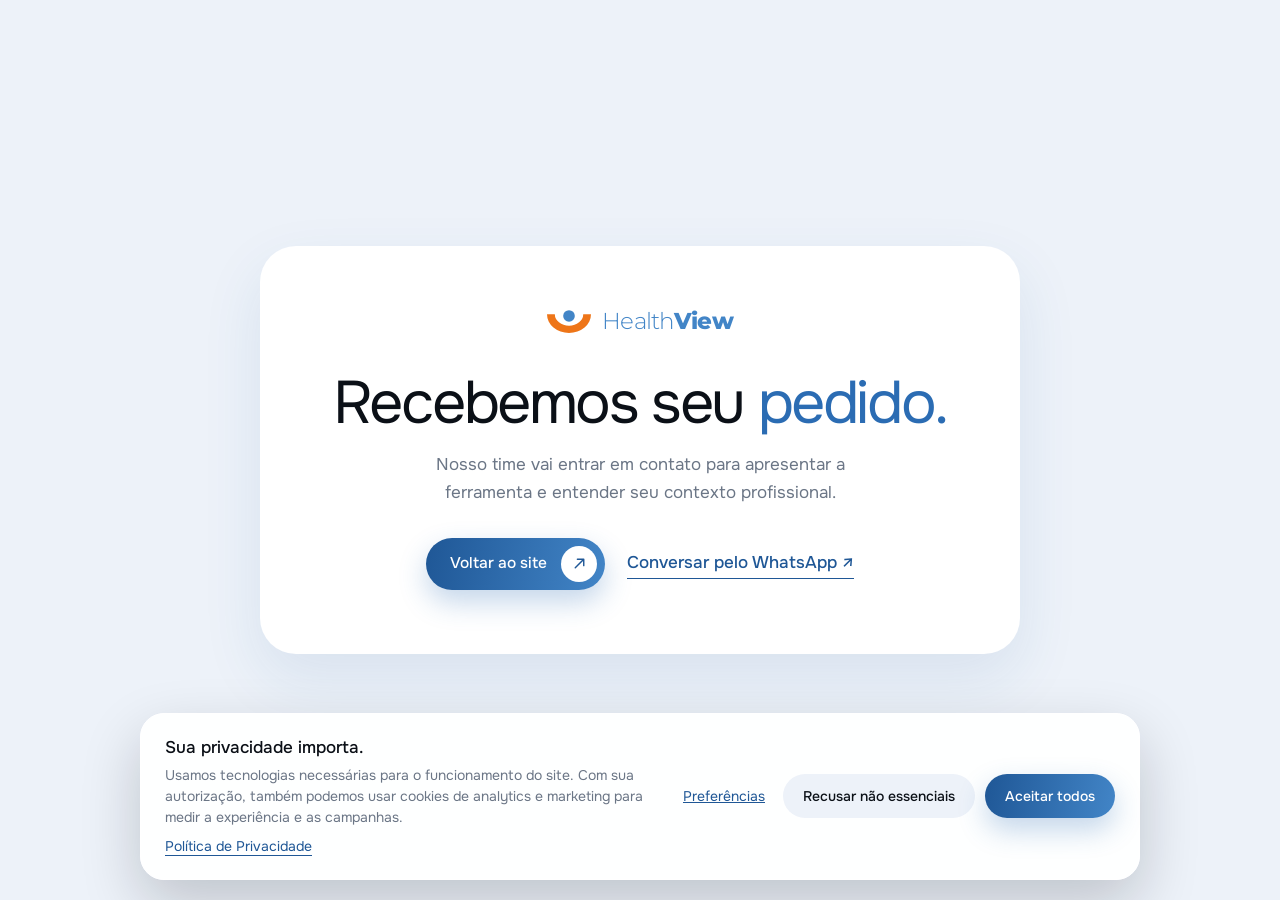
<file: obrigado.html>
<!DOCTYPE html>
<html lang="pt-BR">
<head>
  <meta charset="utf-8">
  <meta name="viewport" content="width=device-width, initial-scale=1, viewport-fit=cover">
  <title>Recebemos seu pedido | Health View</title>
  <meta name="robots" content="noindex,follow">
  <meta name="theme-color" content="#4285C7">
  <link rel="icon" href="assets/img/favicon.svg" type="image/svg+xml">
  <link rel="preconnect" href="https://fonts.googleapis.com">
  <link rel="preconnect" href="https://fonts.gstatic.com" crossorigin>
  <link href="https://fonts.googleapis.com/css2?family=Montserrat:wght@300;800&family=Onest:wght@200;300;400;500;600&display=swap" rel="stylesheet">
  <link rel="stylesheet" href="assets/css/style.css">
  <script src="assets/js/config.js"></script>
  <script defer src="assets/js/tracking.js"></script>
</head>
<body>
  <main class="thanks">
    <div class="thanks-card">
      <a class="brand" href="index.html" aria-label="Health View - início">
        <svg class="brand-mark" viewBox="0 0 686 357" aria-hidden="true"><path class="mark-arc" d="M0 67h122a221.500 178 0 0 0 443 0h121a343 290 0 0 1-686 0z"/><circle class="mark-dot" cx="343" cy="93" r="91"/></svg>
        <span class="brand-word"><span>Health</span><b>View</b></span>
      </a>
      <h1>Recebemos seu <em>pedido.</em></h1>
      <p>Nosso time vai entrar em contato para apresentar a ferramenta e entender seu contexto profissional.</p>
      <div class="thanks-actions">
        <a class="btn btn-primary" href="index.html">Voltar ao site<span class="btn-ico"><svg viewBox="0 0 24 24" aria-hidden="true"><path d="M6 18 18 6M9 6h9v9" fill="none" stroke="currentColor" stroke-width="2" stroke-linecap="round" stroke-linejoin="round"/></svg></span></a>
        <a class="text-link js-whatsapp" data-location="thanks" href="https://wa.me/5561991388851?text=Ol%C3%A1!%20Conheci%20o%20Health%20View%20e%20gostaria%20de%20conhecer%20a%20ferramenta.">Conversar pelo WhatsApp ↗</a>
      </div>
    </div>
  </main>
  <script defer src="assets/js/cookies.js"></script>
</body>
</html>
</file>
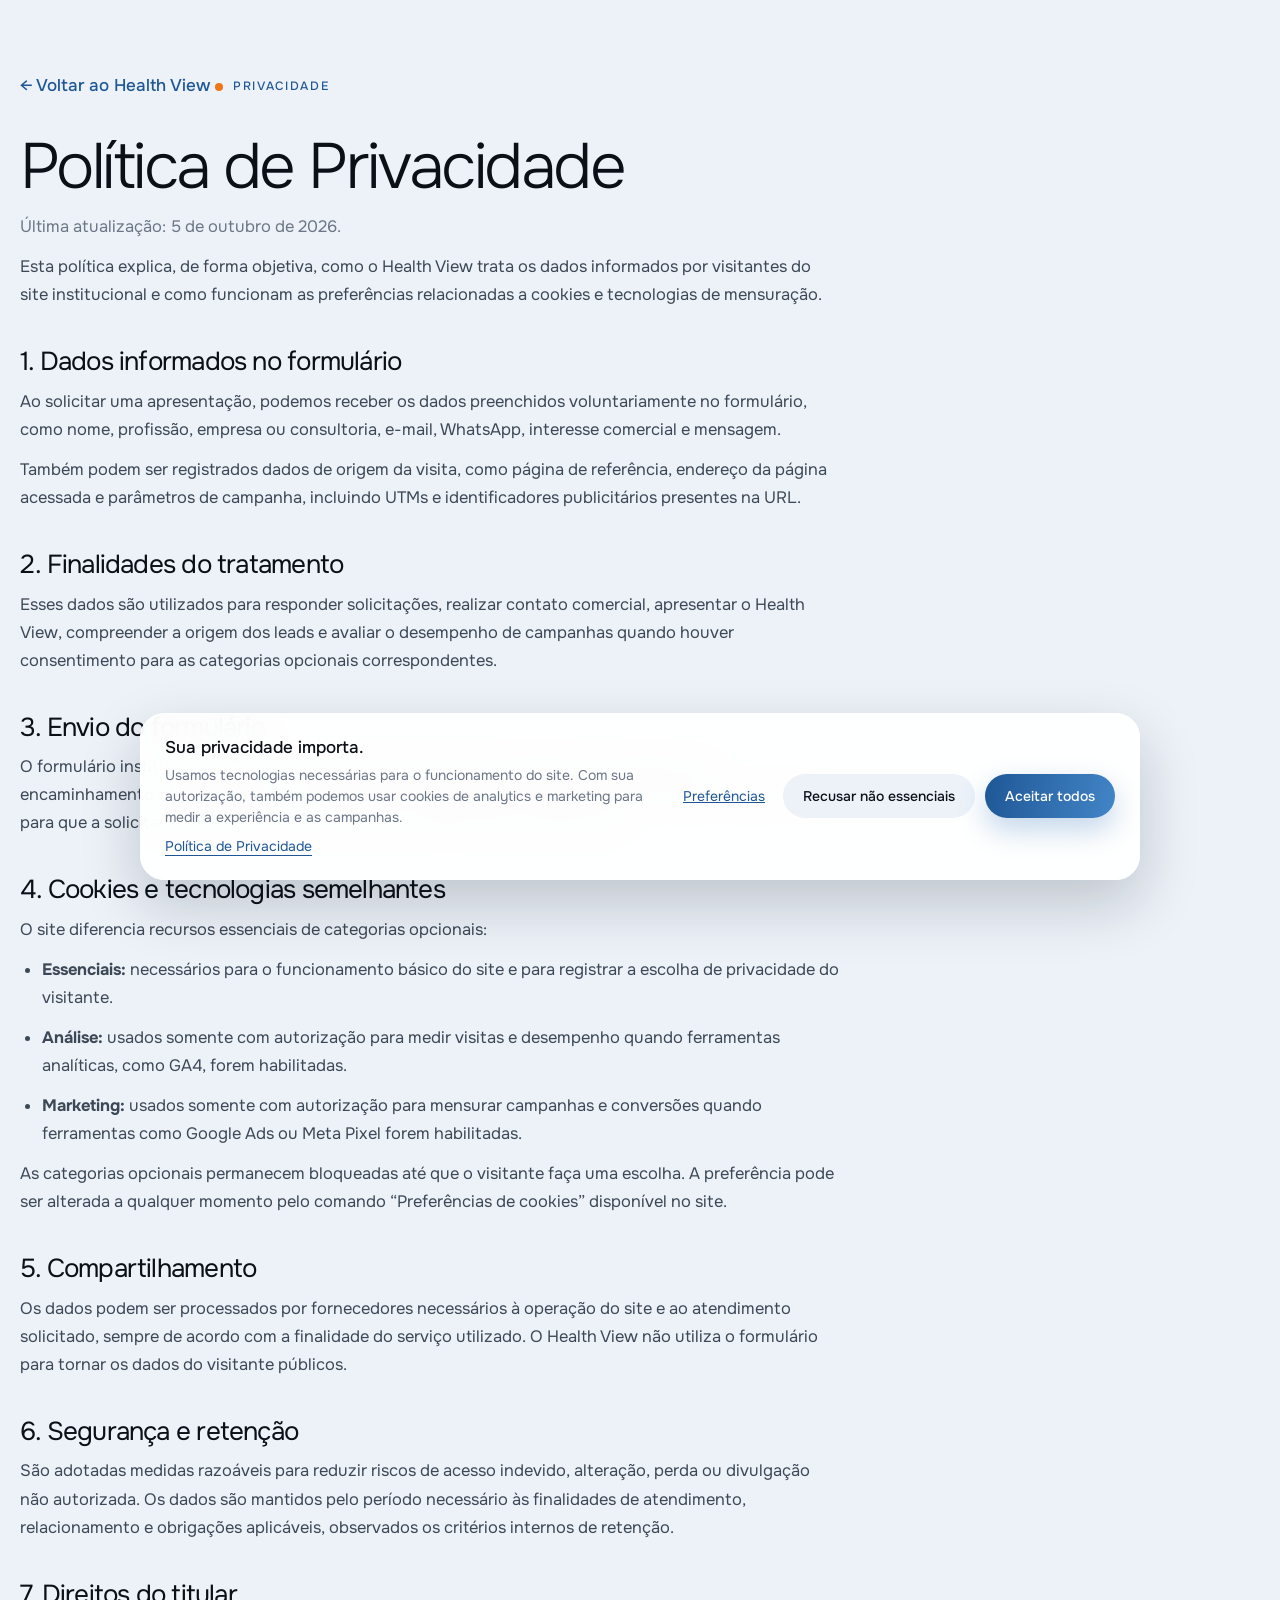
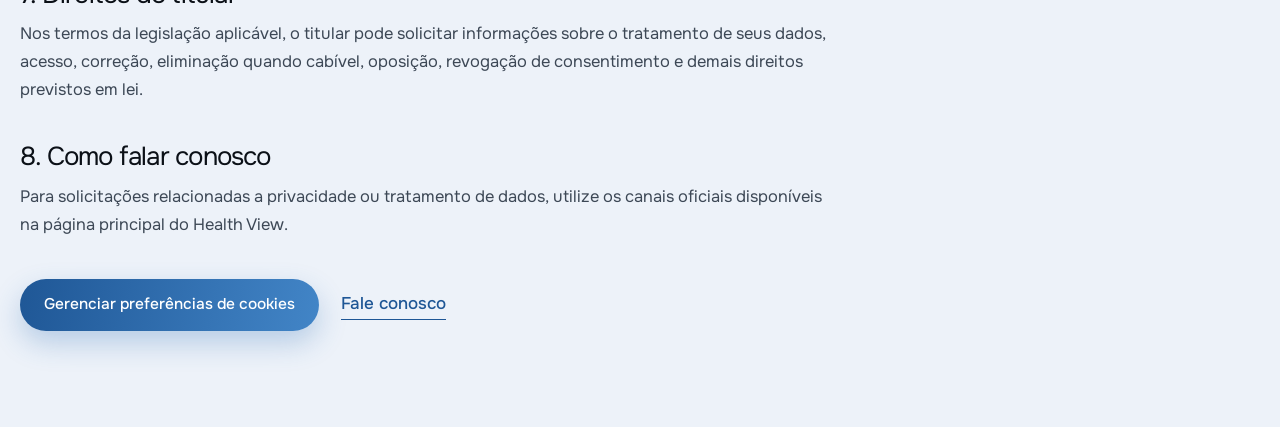
<file: privacidade.html>
<!DOCTYPE html>
<html lang="pt-BR">
<head>
  <meta charset="utf-8">
  <meta name="viewport" content="width=device-width, initial-scale=1, viewport-fit=cover">
  <title>Privacidade | Health View</title>
  <meta name="robots" content="noindex,follow">
  <meta name="theme-color" content="#4285C7">
  <link rel="icon" href="assets/img/favicon.svg" type="image/svg+xml">
  <link rel="preconnect" href="https://fonts.googleapis.com">
  <link rel="preconnect" href="https://fonts.gstatic.com" crossorigin>
  <link href="https://fonts.googleapis.com/css2?family=Montserrat:wght@300;800&family=Onest:wght@200;300;400;500;600&display=swap" rel="stylesheet">
  <link rel="stylesheet" href="assets/css/style.css">
  <script src="assets/js/config.js"></script>
  <script defer src="assets/js/tracking.js"></script>
</head>
<body>
  <main class="privacy-page">
    <div class="container">
      <article>
        <a class="privacy-back" href="index.html">← Voltar ao Health View</a>
        <div class="kicker">PRIVACIDADE</div>
        <h1>Política de Privacidade</h1>
        <p class="privacy-meta">Última atualização: 5 de outubro de 2026.</p>

        <p>Esta política explica, de forma objetiva, como o Health View trata os dados informados por visitantes do site institucional e como funcionam as preferências relacionadas a cookies e tecnologias de mensuração.</p>

        <h2>1. Dados informados no formulário</h2>
        <p>Ao solicitar uma apresentação, podemos receber os dados preenchidos voluntariamente no formulário, como nome, profissão, empresa ou consultoria, e-mail, WhatsApp, interesse comercial e mensagem.</p>
        <p>Também podem ser registrados dados de origem da visita, como página de referência, endereço da página acessada e parâmetros de campanha, incluindo UTMs e identificadores publicitários presentes na URL.</p>

        <h2>2. Finalidades do tratamento</h2>
        <p>Esses dados são utilizados para responder solicitações, realizar contato comercial, apresentar o Health View, compreender a origem dos leads e avaliar o desempenho de campanhas quando houver consentimento para as categorias opcionais correspondentes.</p>

        <h2>3. Envio do formulário</h2>
        <p>O formulário institucional utiliza o Formspree como serviço intermediário de recebimento e encaminhamento das mensagens. As informações enviadas pelo visitante são transmitidas a esse serviço para que a solicitação chegue ao canal comercial configurado pelo Health View.</p>

        <h2>4. Cookies e tecnologias semelhantes</h2>
        <p>O site diferencia recursos essenciais de categorias opcionais:</p>
        <ul>
          <li><strong>Essenciais:</strong> necessários para o funcionamento básico do site e para registrar a escolha de privacidade do visitante.</li>
          <li><strong>Análise:</strong> usados somente com autorização para medir visitas e desempenho quando ferramentas analíticas, como GA4, forem habilitadas.</li>
          <li><strong>Marketing:</strong> usados somente com autorização para mensurar campanhas e conversões quando ferramentas como Google Ads ou Meta Pixel forem habilitadas.</li>
        </ul>
        <p>As categorias opcionais permanecem bloqueadas até que o visitante faça uma escolha. A preferência pode ser alterada a qualquer momento pelo comando “Preferências de cookies” disponível no site.</p>

        <h2>5. Compartilhamento</h2>
        <p>Os dados podem ser processados por fornecedores necessários à operação do site e ao atendimento solicitado, sempre de acordo com a finalidade do serviço utilizado. O Health View não utiliza o formulário para tornar os dados do visitante públicos.</p>

        <h2>6. Segurança e retenção</h2>
        <p>São adotadas medidas razoáveis para reduzir riscos de acesso indevido, alteração, perda ou divulgação não autorizada. Os dados são mantidos pelo período necessário às finalidades de atendimento, relacionamento e obrigações aplicáveis, observados os critérios internos de retenção.</p>

        <h2>7. Direitos do titular</h2>
        <p>Nos termos da legislação aplicável, o titular pode solicitar informações sobre o tratamento de seus dados, acesso, correção, eliminação quando cabível, oposição, revogação de consentimento e demais direitos previstos em lei.</p>

        <h2>8. Como falar conosco</h2>
        <p>Para solicitações relacionadas a privacidade ou tratamento de dados, utilize os canais oficiais disponíveis na página principal do Health View.</p>

        <div class="privacy-actions">
          <button class="btn btn-primary js-cookie-settings" type="button">Gerenciar preferências de cookies</button>
          <a class="text-link" href="index.html#contato">Fale conosco</a>
        </div>
      </article>
    </div>
  </main>
  <script defer src="assets/js/cookies.js"></script>
</body>
</html>
</file>
<file: assets/css/style.css>
:root{
  --blue:#4285c7;
  --blue-600:#2b6cb3;
  --blue-700:#1f5796;
  --blue-soft:#dbe8f7;
  --orange:#ee7518;
  --orange-600:#d96508;
  --ink:#0b1017;
  --text:#3d4856;
  --muted:#6b7686;
  --line:#d6dfeb;
  --bg:#edf2f9;
  --surface:#ffffff;
  --silver:#e3e6ea;
  --container:1280px;
  --radius:28px;
  --radius-sm:18px;
  --shadow:0 24px 60px rgba(31,87,150,.10);
  --ease:cubic-bezier(.2,.7,.2,1);
}

*{box-sizing:border-box}
html{scroll-behavior:smooth;scroll-padding-top:96px}
body{margin:0;background:var(--bg);color:var(--text);font-family:"Onest","Segoe UI",Arial,sans-serif;font-size:17px;line-height:1.6;-webkit-font-smoothing:antialiased;text-rendering:optimizeLegibility;overflow-x:hidden}
a{color:inherit;text-decoration:none}
img,svg{display:block;max-width:100%}
button,input,select,textarea{font:inherit;color:inherit}
ul,ol{list-style:none;margin:0;padding:0}
h1,h2,h3,p,dl,dd,figure{margin:0}
:focus-visible{outline:2px solid var(--blue-600);outline-offset:3px;border-radius:6px}

.container{width:min(calc(100% - 40px),var(--container));margin-inline:auto}
.section{padding:56px 0}
.section-tight{padding:72px 0}
.section-tint{background:linear-gradient(180deg,rgba(255,255,255,0),rgba(255,255,255,.75) 18%,rgba(255,255,255,.75) 82%,rgba(255,255,255,0));padding:88px 0}

.mark-arc{fill:var(--orange)}
.mark-dot{fill:var(--mark-dot,var(--blue))}

h1,h2,h3{color:var(--ink);font-weight:400;letter-spacing:-.04em;text-wrap:balance}
h1{font-size:clamp(40px,4.6vw,70px);line-height:1}
h2{font-size:clamp(32px,4vw,58px);line-height:1.02}
h3{font-size:22px;line-height:1.2;letter-spacing:-.025em;font-weight:500}
h1 em,h2 em{font-style:normal;color:var(--blue-600)}
h2 sup{font-size:15px;letter-spacing:0;color:var(--muted);font-weight:400;margin-left:10px;vertical-align:baseline;white-space:nowrap}
p{color:var(--text);text-wrap:pretty}

.kicker{display:inline-flex;align-items:center;gap:10px;font-size:12px;font-weight:500;letter-spacing:.14em;text-transform:uppercase;color:var(--blue-700);margin-bottom:22px}
.kicker::before{content:"";width:8px;height:8px;border-radius:50%;background:var(--orange)}
.kicker-light{color:#d7e7fb}

/* Botões */
.btn{display:inline-flex;align-items:center;gap:14px;border:0;border-radius:999px;padding:8px 8px 8px 24px;min-height:52px;font-weight:500;font-size:15.5px;cursor:pointer;transition:transform .25s var(--ease),box-shadow .25s var(--ease),background .25s}
.btn-ico{display:grid;place-items:center;width:36px;height:36px;border-radius:50%;background:#fff;color:var(--blue-700);flex:none;transition:transform .3s var(--ease)}
.btn-ico svg{width:17px;height:17px}
.btn:hover{transform:translateY(-2px)}
.btn:hover .btn-ico{transform:rotate(45deg)}
.btn-primary{background:linear-gradient(100deg,var(--blue-700),var(--blue));color:#fff;box-shadow:0 12px 28px rgba(43,108,179,.28)}
.btn-primary:hover{box-shadow:0 16px 34px rgba(43,108,179,.36)}
.btn-light{background:#fff;color:var(--ink)}
.btn-light .btn-ico{background:var(--orange);color:#fff}
.text-link{display:inline-block;font-weight:500;color:var(--blue-700);border-bottom:1px solid currentColor;padding-bottom:2px;transition:opacity .2s}
.text-link:hover{opacity:.7}
.text-link.light{color:#fff}

/* Header */
.site-header{position:sticky;top:0;z-index:50;padding:14px 0;transition:padding .3s}
.navbar{display:flex;align-items:center;justify-content:space-between;gap:20px;padding:10px 12px 10px 22px;border-radius:999px;background:rgba(255,255,255,.72);backdrop-filter:blur(16px) saturate(1.4);-webkit-backdrop-filter:blur(16px) saturate(1.4);border:1px solid rgba(255,255,255,.9);transition:box-shadow .3s}
.site-header.is-scrolled .navbar{box-shadow:0 12px 34px rgba(31,87,150,.12)}
.brand{display:inline-flex;align-items:center;gap:11px;flex:none}
.brand-mark{width:44px;height:auto}
.brand-word{font-family:"Montserrat","Onest",sans-serif;font-size:23px;letter-spacing:-.03em;color:var(--blue);line-height:1}
.brand-word span{font-weight:300}
.brand-word b{font-weight:800}
.brand-light .brand-word{color:#fff}
.nav-links{display:flex;align-items:center;gap:4px}
.nav-links a{padding:9px 16px;border-radius:999px;font-size:15px;color:var(--ink);transition:background .2s}
.nav-links a:hover{background:var(--blue-soft)}
.nav-mobile-only{display:none}
.nav-actions{display:flex;align-items:center;gap:16px}
.nav-access{font-size:15px;font-weight:500;color:var(--blue-700)}
.btn-header{min-height:46px;padding-left:20px;font-size:14.5px}
.btn-header .btn-ico{width:32px;height:32px}
.menu-button{display:none;width:46px;height:46px;border-radius:50%;border:0;background:var(--ink);cursor:pointer;position:relative}
.menu-button span{position:absolute;left:14px;right:14px;height:2px;background:#fff;border-radius:2px;transition:transform .3s var(--ease),top .3s var(--ease)}
.menu-button span:first-child{top:19px}
.menu-button span:last-child{top:26px}
.is-open .menu-button span:first-child{top:22px;transform:rotate(45deg)}
.is-open .menu-button span:last-child{top:22px;transform:rotate(-45deg)}

/* Hero */
.site-header .container{width:min(calc(100% - 8vw),1720px)}
.site-header:not(.is-scrolled):not(.is-open) .navbar{background:transparent;border-color:transparent;backdrop-filter:none;-webkit-backdrop-filter:none}
.hero{margin-top:-98px}
.hero-stage{position:relative;overflow:hidden;height:min(100vh,900px);min-height:640px;
  background:linear-gradient(105deg,#ffffff 0%,#f6f8fb 55%,#eef2f7 100%)}
.hero-person{position:absolute;z-index:1;right:0;bottom:0;height:min(91%,41vw);width:auto;max-width:none;animation:person-in 1.1s .1s var(--ease) both}
@keyframes person-in{from{opacity:0;transform:translateX(30px)}}
.hero-copy{position:absolute;z-index:2;left:max(4vw,calc((100% - 1720px) / 2));top:50%;transform:translateY(-44%);display:flex;flex-direction:column;align-items:flex-start;max-width:min(56vw,1000px)}
.hero-copy .kicker{margin-bottom:28px}
.hero-copy h1{font-size:clamp(52px,6.3vw,116px);line-height:.98;font-weight:200;letter-spacing:-.045em;color:var(--ink);text-wrap:balance}
.hero-copy h1 em{color:var(--blue-600)}
.hero-actions{display:flex;flex-wrap:wrap;align-items:center;gap:16px 26px;margin-top:44px}
.hero-url,.hero-meta{position:absolute;z-index:2;bottom:38px;font-size:11px;letter-spacing:.16em;text-transform:uppercase;font-weight:500;color:var(--muted);white-space:nowrap}
.hero-url{left:max(4vw,calc((100% - 1720px) / 2))}
.hero-meta{left:50%;transform:translateX(-50%)}
.hero-after{display:grid;grid-template-columns:1fr 1fr;gap:40px;align-items:center;padding-top:44px}
.hero-after .lead{font-size:clamp(19px,1.6vw,24px);line-height:1.4;letter-spacing:-.02em;color:var(--ink)}
.hero-after .hero-tags{padding:0;justify-content:flex-end}

.pin{position:absolute;z-index:3;display:inline-flex;align-items:center;gap:8px;padding:8px 14px 8px 10px;border-radius:999px;background:rgba(255,255,255,.88);backdrop-filter:blur(8px);-webkit-backdrop-filter:blur(8px);font-size:13px;font-weight:500;color:var(--ink);box-shadow:0 8px 22px rgba(11,16,23,.10);white-space:nowrap}
.pin i{width:9px;height:9px;border-radius:50%;background:var(--ink);box-shadow:0 0 0 4px rgba(11,16,23,.12)}

.hero-tags{display:flex;flex-wrap:wrap;gap:10px;padding:22px 4px 0}
.hero-tags li,.chips li{padding:8px 16px;border-radius:999px;background:var(--surface);border:1px solid var(--line);font-size:14px;color:var(--ink)}

/* Jornada */
.journey{padding:44px 0 40px}
.journey-grid{display:grid;grid-template-columns:repeat(5,1fr);gap:0;border-top:1px solid var(--line)}
.journey-grid li{position:relative;padding:22px 20px 0 0}
.journey-grid li::before{content:"";position:absolute;top:-5px;left:0;width:9px;height:9px;border-radius:50%;background:var(--blue)}
.journey-grid li:last-child::before{background:var(--orange)}
.journey-grid span{display:block;font-size:13px;color:var(--muted);margin-bottom:6px}
.journey-grid strong{font-size:clamp(20px,2.2vw,30px);font-weight:400;letter-spacing:-.035em;color:var(--ink)}

/* Cabeçalho de seção */
.section-head{display:grid;grid-template-columns:1.25fr .75fr;gap:56px;align-items:end;margin-bottom:48px}
.section-head p{max-width:440px;justify-self:end}

/* Cards */
.cards-3,.bento{display:grid;grid-template-columns:repeat(3,1fr);gap:16px}
.cards-4{display:grid;grid-template-columns:repeat(4,1fr);gap:16px}
.card{position:relative;overflow:hidden;display:flex;flex-direction:column;background:var(--surface);border-radius:var(--radius);padding:30px 30px 32px;min-height:300px;border:1px solid rgba(255,255,255,.9);transition:transform .35s var(--ease),box-shadow .35s var(--ease)}
.card:hover{transform:translateY(-4px);box-shadow:var(--shadow)}
.ghost-num{display:block;font-size:84px;line-height:.82;font-weight:300;letter-spacing:-.06em;margin-bottom:38px;background:linear-gradient(180deg,#bcd3ee 0%,rgba(188,211,238,.12) 92%);-webkit-background-clip:text;background-clip:text;color:transparent;user-select:none}
.card small,.path-body small{display:block;font-size:12px;letter-spacing:.12em;text-transform:uppercase;font-weight:500;color:var(--blue-700);margin-bottom:12px}
.card h3{margin-bottom:12px}
.card p{font-size:15.5px;line-height:1.6;color:var(--muted)}
.chips{display:flex;flex-wrap:wrap;gap:8px;margin-top:auto;padding-top:26px}
.chips li{padding:6px 13px;font-size:13px;background:var(--bg);border-color:transparent}
.cards-4 .card{min-height:320px}
.cards-4 .card h3{font-size:20px}

.card-brand{justify-content:flex-end;align-items:flex-start;gap:26px;border:0;color:#fff;background:radial-gradient(120% 90% at 100% 0%,#6aa7e2 0%,transparent 60%),linear-gradient(150deg,var(--blue) 0%,var(--blue-700) 100%)}
.card-brand strong{position:relative;font-size:24px;line-height:1.18;font-weight:400;letter-spacing:-.03em}
.card-brand-mark{position:absolute;right:-18%;top:-8%;width:92%;opacity:.95}
.card-brand-mark{--mark-dot:#fff}
.card-brand .btn{position:relative}

/* Faixa de demonstração */
.band{position:relative;overflow:hidden;display:grid;grid-template-columns:1fr auto;gap:40px;align-items:end;border-radius:36px;padding:64px 56px;color:#fff;background:radial-gradient(90% 120% at 0% 0%,#62a0dd 0%,transparent 55%),linear-gradient(120deg,var(--blue) 0%,var(--blue-700) 100%)}
.band h2{color:#fff;max-width:760px;margin-bottom:18px}
.band p{color:#dcebfb;max-width:520px}
.band-copy,.band .btn{position:relative;z-index:1}
.band-mark{position:absolute;right:-6%;top:-34%;width:56%;opacity:.9}
.band-mark{--mark-dot:#fff}

/* Profissionais */
.paths{display:grid;grid-template-columns:1fr 1fr;gap:16px}
.path{background:var(--surface);border-radius:var(--radius);padding:12px;display:flex;flex-direction:column;border:1px solid rgba(255,255,255,.9);transition:transform .35s var(--ease),box-shadow .35s var(--ease)}
.path:hover{transform:translateY(-4px);box-shadow:var(--shadow)}
.path figure{position:relative;border-radius:20px;overflow:hidden;aspect-ratio:16/10;background:var(--blue-soft)}
.path figure img{width:100%;height:100%;object-fit:cover;object-position:50% 22%;transition:transform .8s var(--ease)}
.path:hover figure img{transform:scale(1.04)}
.path figure .pin{left:16px;bottom:16px}
.path-body{padding:28px 20px 22px}
.path-body .ghost-num{font-size:64px;margin-bottom:22px}
.path-body h3{font-size:clamp(24px,2.3vw,32px);font-weight:400;letter-spacing:-.035em;margin-bottom:14px}
.path-body p{color:var(--muted);font-size:16px}
.ticks{margin-top:22px;border-top:1px solid var(--line)}
.ticks li{position:relative;padding:13px 0 13px 28px;border-bottom:1px solid var(--line);font-size:15.5px;color:var(--ink)}
.ticks li::before{content:"";position:absolute;left:2px;top:21px;width:9px;height:9px;border-radius:50%;background:var(--orange)}

/* Letreiro */
.marquee{overflow:hidden;padding:24px 0 8px;-webkit-mask-image:linear-gradient(90deg,transparent,#000 12%,#000 88%,transparent);mask-image:linear-gradient(90deg,transparent,#000 12%,#000 88%,transparent)}
.marquee-track{display:flex;width:max-content;animation:marquee 38s linear infinite}
.marquee-track span{font-size:clamp(64px,11vw,168px);line-height:1;font-weight:300;letter-spacing:-.05em;white-space:nowrap;background:linear-gradient(180deg,var(--blue) 10%,rgba(66,133,199,.18) 95%);-webkit-background-clip:text;background-clip:text;color:transparent}
@keyframes marquee{to{transform:translateX(-50%)}}

/* Painel escuro */
.dark-panel{display:grid;grid-template-columns:.9fr 1.1fr;gap:64px;border-radius:36px;padding:64px 56px;background:var(--ink);color:#fff}
.dark-panel h2{color:#fff;font-size:clamp(30px,3.4vw,48px)}
.dark-panel h2 em{color:#7fb4e8}
.outcomes div{display:grid;grid-template-columns:200px 1fr;gap:24px;padding:22px 0;border-top:1px solid rgba(255,255,255,.14)}
.outcomes div:last-child{border-bottom:1px solid rgba(255,255,255,.14)}
.outcomes dt{font-size:22px;letter-spacing:-.03em;color:#fff}
.outcomes dd{color:#a9b4c2;font-size:16px}

/* FAQ */
.faq-wrap{display:grid;grid-template-columns:.8fr 1.2fr;gap:64px;align-items:start}
.faq-title{position:sticky;top:120px}
.faq-title p{margin:20px 0 18px;color:var(--muted)}
.faq-list{display:grid;gap:10px}
.faq-list details{background:var(--surface);border-radius:22px;padding:0 26px;border:1px solid rgba(255,255,255,.9);transition:box-shadow .3s}
.faq-list details[open]{box-shadow:var(--shadow)}
.faq-list summary{display:flex;align-items:center;justify-content:space-between;gap:20px;padding:22px 0;cursor:pointer;list-style:none;font-size:18.5px;font-weight:500;letter-spacing:-.02em;color:var(--ink)}
.faq-list summary::-webkit-details-marker{display:none}
.faq-list summary::after{content:"";flex:none;width:36px;height:36px;border-radius:50%;background:var(--blue-600) url("data:image/svg+xml,%3Csvg xmlns='http://www.w3.org/2000/svg' viewBox='0 0 24 24'%3E%3Cpath d='M12 6v12M6 12h12' stroke='%23fff' stroke-width='2' stroke-linecap='round'/%3E%3C/svg%3E") center/16px no-repeat;transition:transform .3s var(--ease),background-color .3s}
.faq-list details[open] summary::after{transform:rotate(45deg);background-color:var(--orange)}
.faq-list details p{padding:0 56px 24px 0;color:var(--muted);font-size:16px}

/* Contato */
.contact-panel{position:relative;overflow:hidden;display:grid;grid-template-columns:.9fr 1.1fr;gap:56px;border-radius:36px;padding:56px;background:radial-gradient(80% 90% at 0% 100%,#62a0dd 0%,transparent 60%),linear-gradient(140deg,var(--blue-700) 0%,var(--blue) 100%)}
.contact-copy{position:relative;display:flex;flex-direction:column;align-items:flex-start;color:#fff}
.contact-copy h2{color:#fff;font-size:clamp(38px,4.6vw,68px);margin-bottom:22px}
.contact-copy p{color:#dcebfb;max-width:440px}
.contact-links{display:flex;flex-wrap:wrap;gap:14px 28px;margin-top:28px;position:relative;z-index:1}
.contact-mark{width:min(78%,380px);margin-top:auto;padding-top:48px}
.contact-mark{--mark-dot:#fff}
.lead-form{position:relative;z-index:1;background:var(--surface);border-radius:28px;padding:34px;display:grid;gap:16px;box-shadow:0 30px 70px rgba(11,16,23,.22)}
.form-title strong{display:block;font-size:26px;font-weight:400;letter-spacing:-.035em;color:var(--ink)}
.form-title span{display:block;margin-top:6px;font-size:15px;color:var(--muted)}
.form-grid{display:grid;grid-template-columns:1fr 1fr;gap:14px}
.lead-form label{display:grid;gap:7px;font-size:13.5px;font-weight:500;color:var(--ink)}
.lead-form input:not([type=checkbox]),.lead-form select,.lead-form textarea{width:100%;border:1px solid transparent;background:var(--bg);border-radius:14px;padding:13px 15px;font-size:15.5px;font-weight:400;transition:border-color .2s,background .2s}
.lead-form textarea{min-height:96px;resize:vertical}
.lead-form input:focus,.lead-form select:focus,.lead-form textarea:focus{outline:0;border-color:var(--blue);background:#fff}
.lead-form .consent{grid-template-columns:auto 1fr;gap:12px;align-items:start;font-weight:400;font-size:13.5px;color:var(--muted);line-height:1.45}
.consent input{width:18px;height:18px;margin:1px 0 0;accent-color:var(--blue-600)}
.btn-form{justify-content:space-between;width:100%;padding-left:26px}
.btn-form[aria-busy=true]{opacity:.6;pointer-events:none}
.form-status{font-size:14px;color:var(--blue-700);min-height:1px}

/* WhatsApp flutuante */
.whatsapp-float{position:fixed;right:22px;bottom:22px;z-index:40;display:grid;place-items:center;width:58px;height:58px;border-radius:50%;background:#25d366;color:#fff;box-shadow:0 14px 30px rgba(37,211,102,.4);transition:transform .25s var(--ease)}
.whatsapp-float:hover{transform:scale(1.07)}
.whatsapp-icon{width:28px;height:28px}

/* Rodapé */
.site-footer{position:relative;overflow:hidden;background:var(--ink);color:#a9b4c2;margin-top:40px;padding:72px 0 0;border-radius:36px 36px 0 0}
.footer-grid{display:grid;grid-template-columns:1.6fr 1fr 1fr 1fr;gap:40px}
.footer-about p{margin-top:20px;max-width:360px;color:#a9b4c2;font-size:15.5px}
.footer-title{display:block;font-size:12px;letter-spacing:.14em;text-transform:uppercase;color:#6f7b8b;margin-bottom:16px}
.footer-grid div>a:not(.brand){display:block;padding:5px 0;font-size:15.5px;color:#e6ecf3;transition:color .2s}
.footer-grid div>a:not(.brand):hover{color:#7fb4e8}
.footer-copy{margin-top:56px;padding:22px 0 28px;border-top:1px solid rgba(255,255,255,.12);font-size:13.5px}
.footer-word{font-family:"Montserrat","Onest",sans-serif;font-weight:800;font-size:clamp(64px,17.6vw,300px);line-height:.78;letter-spacing:-.05em;text-align:center;white-space:nowrap;margin:36px 0 -0.09em;background:linear-gradient(180deg,var(--blue) 0%,rgba(66,133,199,.25) 100%);-webkit-background-clip:text;background-clip:text;color:transparent;user-select:none}

/* Cookies */
.cookie-banner{position:fixed;left:20px;right:20px;bottom:20px;z-index:60;max-width:1000px;margin-inline:auto;background:rgba(255,255,255,.94);backdrop-filter:blur(16px);-webkit-backdrop-filter:blur(16px);border:1px solid #fff;border-radius:24px;padding:20px 24px;box-shadow:0 24px 60px rgba(11,16,23,.2)}
.cookie-banner__content{display:flex;align-items:center;justify-content:space-between;gap:24px}
.cookie-banner__text strong{color:var(--ink);font-weight:500}
.cookie-banner__text p{font-size:14px;line-height:1.5;color:var(--muted);margin:4px 0}
.cookie-banner__text a{font-size:14px;color:var(--blue-700);border-bottom:1px solid currentColor}
.cookie-banner__actions,.cookie-modal__actions{display:flex;align-items:center;gap:10px;flex:none}
.cookie-btn{min-height:44px;padding:8px 20px;font-size:14px}
.cookie-btn--secondary{background:var(--bg);color:var(--ink)}
.cookie-link-btn{border:0;background:none;cursor:pointer;font-size:14px;color:var(--blue-700);text-decoration:underline;padding:8px}
.cookie-modal{position:fixed;inset:0;z-index:70;display:grid;place-items:center;padding:20px}
.cookie-modal__backdrop{position:absolute;inset:0;background:rgba(11,16,23,.5);backdrop-filter:blur(4px)}
.cookie-modal__dialog{position:relative;width:min(100%,520px);background:#fff;border-radius:28px;padding:34px}
.cookie-modal__dialog h2{font-size:30px;margin:8px 0 10px}
.cookie-modal__close{position:absolute;top:18px;right:18px;width:38px;height:38px;border-radius:50%;border:0;background:var(--bg);font-size:20px;cursor:pointer}
.cookie-eyebrow{font-size:12px;letter-spacing:.14em;color:var(--blue-700);font-weight:500}
.cookie-modal__intro{font-size:15px;color:var(--muted);margin-bottom:18px}
.cookie-option{display:flex;align-items:center;justify-content:space-between;gap:20px;padding:16px 0;border-top:1px solid var(--line);cursor:pointer}
.cookie-option strong{display:block;color:var(--ink);font-weight:500}
.cookie-option small{display:block;font-size:13.5px;color:var(--muted)}
.cookie-option input{width:20px;height:20px;accent-color:var(--blue-600);flex:none}
.cookie-option--locked{cursor:default}
.cookie-modal__actions{justify-content:flex-end;margin-top:22px;flex-wrap:wrap}

/* Página de obrigado */
.thanks{min-height:100vh;display:grid;place-items:center;padding:24px}
.thanks-card{position:relative;overflow:hidden;width:min(100%,760px);background:var(--surface);border-radius:36px;padding:64px 56px;text-align:center;box-shadow:var(--shadow)}
.thanks-card .brand{margin-bottom:40px}
.thanks-card h1{font-size:clamp(36px,5vw,60px);margin-bottom:18px}
.thanks-card p{max-width:480px;margin:0 auto 32px;color:var(--muted)}
.thanks-actions{display:flex;flex-wrap:wrap;justify-content:center;align-items:center;gap:22px}

/* Animação de entrada */
.has-reveal .reveal{opacity:0;transform:translateY(26px);transition:opacity .8s var(--ease),transform .8s var(--ease)}
.has-reveal .reveal.is-in{opacity:1;transform:none}

@media (prefers-reduced-motion:reduce){
  html{scroll-behavior:auto}
  *,*::before,*::after{animation:none!important;transition:none!important}
}

/* Responsivo */
@media (max-width:1100px){
  .nav-access{display:none}
  .cards-4{grid-template-columns:1fr 1fr}
  .bento,.cards-3{grid-template-columns:1fr 1fr}
  .cards-3 .card:last-child{grid-column:1/-1;min-height:0}
  .footer-grid{grid-template-columns:1fr 1fr}
  .outcomes div{grid-template-columns:1fr;gap:6px}
}

@media (max-width:900px){
  .nav-links{position:absolute;top:calc(100% + 4px);left:20px;right:20px;flex-direction:column;align-items:stretch;gap:2px;padding:14px;border-radius:26px;background:#fff;box-shadow:0 24px 60px rgba(11,16,23,.18);opacity:0;visibility:hidden;transform:translateY(-8px);transition:opacity .25s,transform .25s var(--ease),visibility .25s}
  .is-open .nav-links{opacity:1;visibility:visible;transform:none}
  .nav-links a{padding:14px 16px;font-size:17px}
  .nav-mobile-only{display:block}
  .menu-button{display:block}
  .hero-stage{height:auto;min-height:0;display:flex;flex-direction:column;padding:140px 0 0}
  .hero-copy{position:relative;left:auto;top:auto;transform:none;max-width:none;padding:0 6vw}
  .hero-copy h1{font-size:clamp(44px,11.5vw,84px)}
  .hero-actions{margin-top:32px}
  .hero-person{position:relative;right:auto;height:auto;width:96%;margin:36px 0 0 auto;animation:none}
  .hero-url,.hero-meta{display:none}
  .hero-after{grid-template-columns:1fr;gap:24px;padding-top:32px}
  .hero-after .hero-tags{justify-content:flex-start}
  .site-header .container{position:relative}


  .section-head,.dark-panel,.faq-wrap,.contact-panel,.band,.paths{grid-template-columns:1fr}
  .section-head{gap:20px;align-items:start;margin-bottom:34px}
  .section-head p{justify-self:start}
  .journey-grid{grid-template-columns:1fr 1fr;row-gap:26px;border-top:0}
  .journey-grid li{border-top:1px solid var(--line)}
  .faq-title{position:static}
  .faq-wrap,.dark-panel{gap:32px}
  .band,.dark-panel,.contact-panel{padding:40px 26px;border-radius:28px}
  .band{align-items:start}
  .band-mark{width:90%;right:-30%;top:-10%;opacity:.5}
  .contact-mark{display:none}
}

@media (max-width:640px){
  body{font-size:16px}
  .section,.section-tight{padding:44px 0}
  .section-tint{padding:56px 0}
  .btn-header{display:none}
  .brand-mark{width:38px}
  .brand-word{font-size:20px}
  .cards-3,.cards-4,.bento,.form-grid,.footer-grid{grid-template-columns:1fr}
  .card{min-height:0}
  .ghost-num{font-size:68px;margin-bottom:26px}
  .hero-actions{gap:18px}
  .lead-form{padding:24px 20px}
  .faq-list details{padding:0 20px}
  .faq-list details p{padding-right:0}
  .faq-list summary{font-size:17px}
  .cookie-banner__content{flex-direction:column;align-items:stretch}
  .cookie-banner__actions{flex-wrap:wrap}
  .thanks-card{padding:44px 24px}
  .site-footer{border-radius:28px 28px 0 0;padding-top:52px}
}

/* Boxes em tons de azul chapados */
.card,.path{--c-bg:#dbe8f7;--c-fg:var(--ink);--c-muted:#44566b;--c-accent:var(--blue-700);--c-num:rgba(31,87,150,.26);--c-chip:rgba(255,255,255,.62);--c-line:rgba(31,87,150,.2);background:var(--c-bg);color:var(--c-fg);border:0}
.cards-3 .card:nth-child(2),.bento .card:nth-child(3),.cards-4 .card:nth-child(4){--c-bg:#b9d3ef;--c-num:rgba(31,87,150,.34);--c-chip:rgba(255,255,255,.5)}
.bento .card:nth-child(2),.cards-4 .card:nth-child(3){--c-bg:#2f72b8}
.cards-3 .card:nth-child(3),.bento .card:nth-child(4),.cards-4 .card:nth-child(2),.paths .path:nth-child(2){--c-bg:#1f5796}
.cards-4 .card:nth-child(1){--c-bg:#143e6e}
.bento .card:nth-child(2),.cards-4 .card:nth-child(3),.cards-3 .card:nth-child(3),.bento .card:nth-child(4),.cards-4 .card:nth-child(2),.paths .path:nth-child(2),.cards-4 .card:nth-child(1){--c-fg:#fff;--c-muted:#dbe8f7;--c-accent:#cfe1f5;--c-num:rgba(255,255,255,.38);--c-chip:rgba(255,255,255,.16);--c-line:rgba(255,255,255,.24)}
.card:hover,.path:hover,.faq-list details[open]{box-shadow:none}
.card .ghost-num,.path .ghost-num{background:none;-webkit-background-clip:border-box;background-clip:border-box;color:var(--c-num)}
.card h3,.path h3{color:var(--c-fg)}
.card p,.path-body p{color:var(--c-muted)}
.card small,.path-body small{color:var(--c-accent)}
.card .chips li{background:var(--c-chip);color:var(--c-fg)}
.path .ticks{border-top-color:var(--c-line)}
.path .ticks li{color:var(--c-fg);border-bottom-color:var(--c-line)}
.card-brand{background:#143e6e}
.band{background:#2f72b8}
.contact-panel{background:#1f5796}
.dark-panel{background:#143e6e}
.dark-panel h2 em{color:#9cc4ee}
.outcomes dd{color:#cfe1f5}
.faq-list details{background:#dbe8f7;border:0}
.faq-list details[open]{background:#b9d3ef}
.faq-list details p{color:#33455a}
.hero-tags li{background:#dbe8f7;border-color:transparent}
.card-brand{--c-fg:#fff}
.card-brand strong{color:#fff}
.hero-meta{display:none}

/* Símbolo atrás da pessoa no hero */
.hero-mark{position:absolute;z-index:0;right:8.5vw;top:50%;width:44vw;transform:translateY(-42%);animation:hero-mark-in 1.2s var(--ease) both}
@keyframes hero-mark-in{from{opacity:0;transform:translateY(-36%) scale(.95)}}
@media (max-width:900px){
  .hero-mark{right:-12%;top:auto;bottom:16%;width:124%;transform:none;animation:none}
}

/* Fotos dos caminhos: corta a moldura branca embutida nos arquivos */
.path figure img{transform:scale(1.1)}
.path:hover figure img{transform:scale(1.15)}

/* Textura e movimento leves no hero */
.hero-stage::before{content:"";position:absolute;inset:0;z-index:0;pointer-events:none;background-image:radial-gradient(rgba(31,87,150,.22) 1px,transparent 1.4px);background-size:22px 22px;-webkit-mask-image:radial-gradient(70% 90% at 72% 50%,#000 0%,transparent 78%);mask-image:radial-gradient(70% 90% at 72% 50%,#000 0%,transparent 78%)}
.hero-stage::after{content:"";position:absolute;z-index:0;pointer-events:none;left:38%;top:-20%;width:60%;height:140%;background:radial-gradient(closest-side,rgba(66,133,199,.13),transparent 70%);animation:hero-glow 12s ease-in-out infinite alternate}
@keyframes hero-glow{to{transform:translate(-6%,4%) scale(1.08)}}
.hero-mark{animation:hero-mark-in 1.2s var(--ease) both,hero-float 9s 1.2s ease-in-out infinite alternate}
@keyframes hero-float{to{translate:0 -16px}}
@media (max-width:900px){
  .hero-mark{animation:none}
}

/* Frentes da solução em destaque, logo abaixo do hero */
.hero-after{grid-template-columns:1fr;gap:30px;padding-top:56px}
.hero-after .lead{max-width:860px}
.hero-after .hero-tags{display:grid;grid-template-columns:repeat(6,1fr);gap:12px;padding:0;counter-reset:frente}
.hero-after .hero-tags li{counter-increment:frente;display:flex;flex-direction:column;justify-content:space-between;gap:28px;min-height:168px;padding:20px 20px 22px;border:0;border-radius:24px;background:#143e6e;color:#fff;font-size:clamp(18px,1.5vw,23px);font-weight:500;line-height:1.12;letter-spacing:-.03em;transition:opacity .8s var(--ease),transform .5s var(--ease)}
.hero-after .hero-tags li::before{content:"0" counter(frente);font-size:13px;font-weight:400;letter-spacing:.04em;opacity:.72}
.hero-after .hero-tags li:nth-child(2),.hero-after .hero-tags li:nth-child(6){background:#2f72b8}
.hero-after .hero-tags li:nth-child(4){background:#1f5796}
.hero-after .hero-tags li:nth-child(3){background:#b9d3ef;color:var(--ink)}
.hero-after .hero-tags li:nth-child(5){background:#dbe8f7;color:var(--ink)}
.hero-after .hero-tags li.is-in:hover{transform:translateY(-6px)}
@media (max-width:1100px){
  .hero-after .hero-tags{grid-template-columns:repeat(3,1fr)}
  .hero-after .hero-tags li{min-height:132px}
}
@media (max-width:640px){
  .hero-after{padding-top:36px}
  .hero-after .hero-tags{grid-template-columns:1fr 1fr;gap:10px}
  .hero-after .hero-tags li{min-height:112px;padding:16px;border-radius:20px;gap:18px}
}

/* Ícones animados das frentes */
.hero-after .hero-tags li{position:relative}
.fi{position:absolute;top:16px;right:16px;width:46px;height:46px;fill:none;stroke:currentColor;stroke-width:2.3;stroke-linecap:round;stroke-linejoin:round;overflow:visible;transition:transform .5s var(--ease)}
.hero-tags li:hover .fi{transform:scale(1.14) rotate(-4deg)}
.fi *{transform-box:fill-box;transform-origin:center}
.fi .ac{stroke:currentColor}
.fi .acf{fill:currentColor;stroke:none}
.hero-tags li:nth-child(3) .fi,.hero-tags li:nth-child(5) .fi{color:#1f5796}
.fi-tick{stroke-dasharray:1}

.fi-shield .fi-body{animation:fi-breathe 3.6s ease-in-out infinite}
.fi-shield .fi-tick{animation:fi-draw 3.6s var(--ease) infinite}
.fi-sun .fi-rays{animation:fi-spin 12s linear infinite}
.fi-sun .fi-core{animation:fi-pulse 3s ease-in-out infinite}
.fi-form .fi-tick{animation:fi-draw 4.2s var(--ease) infinite}
.fi-form .t2{animation-delay:.45s}
.fi-form .t3{animation-delay:.9s}
.fi-target .fi-arrow{animation:fi-hit 3.4s var(--ease) infinite}
.fi-target .fi-ring{animation:fi-ripple 3.4s ease-out infinite}
.fi-voice .fi-eq{animation:fi-eq 1.1s ease-in-out infinite alternate}
.fi-voice .e2{animation-delay:-.35s}
.fi-voice .e3{animation-delay:-.7s}
.fi-voice .e4{animation-delay:-.2s}
.fi-cap .fi-hat{animation:fi-bob 3.2s ease-in-out infinite}
.fi-cap .fi-tassel{transform-origin:50% 0;animation:fi-swing 3.2s ease-in-out infinite}

@keyframes fi-draw{0%,8%{stroke-dashoffset:1}38%,100%{stroke-dashoffset:0}}
@keyframes fi-breathe{50%{transform:scale(1.06)}}
@keyframes fi-spin{to{transform:rotate(360deg)}}
@keyframes fi-pulse{50%{transform:scale(1.18)}}
@keyframes fi-hit{0%{transform:translate(11px,-11px);opacity:0}22%,100%{transform:none;opacity:1}}
@keyframes fi-ripple{0%,20%{transform:scale(1)}32%{transform:scale(1.1)}48%,100%{transform:scale(1)}}
@keyframes fi-eq{from{transform:scaleY(.35)}to{transform:scaleY(1)}}
@keyframes fi-bob{50%{transform:translateY(-3px)}}
@keyframes fi-swing{0%,100%{transform:rotate(-9deg)}50%{transform:rotate(11deg)}}

@media (max-width:640px){
  .fi{width:36px;height:36px;top:12px;right:12px}
}

/* Frentes: sempre fundo azul, texto e ícones brancos */
.hero-after .hero-tags li:nth-child(n){color:#fff}
.hero-after .hero-tags li:nth-child(3n+1){background:#143e6e}
.hero-after .hero-tags li:nth-child(3n+2){background:#1f5796}
.hero-after .hero-tags li:nth-child(3n){background:#2f72b8}
.hero-tags li:nth-child(n) .fi{color:#fff}

/* Frentes clicáveis com explicação */
.hero-after .hero-tags li{cursor:pointer}
.frente-btn{position:absolute;inset:0;z-index:1;border:0;border-radius:inherit;background:none;cursor:pointer}
.frente-btn i{position:absolute;right:16px;bottom:18px;width:28px;height:28px;border-radius:50%;background:rgba(255,255,255,.18) url("data:image/svg+xml,%3Csvg xmlns='http://www.w3.org/2000/svg' viewBox='0 0 24 24'%3E%3Cpath d='M12 6v12M6 12h12' stroke='%23fff' stroke-width='2.2' stroke-linecap='round'/%3E%3C/svg%3E") center/14px no-repeat;transition:transform .35s var(--ease),background-color .3s}
.hero-tags li:hover .frente-btn i{background-color:rgba(255,255,255,.3)}
.hero-tags li.is-open .frente-btn i{transform:rotate(45deg);background-color:var(--orange)}
.hero-after .hero-tags li.is-open{transform:translateY(-6px);box-shadow:0 0 0 3px var(--bg),0 0 0 5px var(--orange)}
.hero-after .hero-tags li{padding-right:52px}
.frente-hint{margin:-12px 0 0;font-size:14px;color:var(--muted)}
.frente-panel{position:relative;margin-top:-8px;padding:36px 40px 34px;border-radius:28px;background:#dbe8f7;animation:frente-in .45s var(--ease) both}
.frente-panel[hidden]{display:none}
@keyframes frente-in{from{opacity:0;transform:translateY(-10px)}}
.frente-panel h3{font-size:clamp(28px,3vw,42px);font-weight:300;letter-spacing:-.04em;margin-bottom:24px;padding-right:56px}
.frente-cols{display:grid;grid-template-columns:1.25fr 1fr;gap:40px;margin-bottom:26px}
.frente-cols small{display:block;font-size:12px;font-weight:500;letter-spacing:.14em;text-transform:uppercase;color:var(--blue-700);margin-bottom:10px}
.frente-cols p{font-size:17px;line-height:1.6;color:#2c3b4d}
.frente-cols div+div{padding-left:40px;border-left:1px solid rgba(31,87,150,.22)}
.frente-close{position:absolute;top:24px;right:24px;width:40px;height:40px;border:0;border-radius:50%;background:#fff;color:var(--ink);font-size:22px;line-height:1;cursor:pointer}
@media (max-width:900px){
  .frente-panel{padding:28px 22px}
  .frente-cols{grid-template-columns:1fr;gap:22px}
  .frente-cols div+div{padding-left:0;border-left:0;padding-top:22px;border-top:1px solid rgba(31,87,150,.22)}
}
@media (max-width:640px){
  .hero-after .hero-tags li{padding-right:16px}
  .frente-btn i{width:24px;height:24px;right:12px;bottom:auto;top:54px;display:none}
}
.hero-after .hero-tags{grid-template-columns:repeat(6,minmax(0,1fr))}
.hero-after .hero-tags li{padding-right:20px;justify-content:flex-end}
.hero-after .hero-tags li::before{content:none}
.frente-btn i{left:18px;right:auto;top:18px;bottom:auto}
@media (max-width:1100px){.hero-after .hero-tags{grid-template-columns:repeat(3,minmax(0,1fr))}}
@media (max-width:640px){
  .hero-after .hero-tags{grid-template-columns:repeat(2,minmax(0,1fr))}
  .hero-after .hero-tags li{padding-right:16px}
  .frente-btn i{display:block;left:14px;top:14px}
}

/* Hero em telas pequenas: chamada primeiro, pessoa depois, símbolo atrás dela */
@media (max-width:900px){
  .hero-stage{padding-top:128px}
  .hero-copy{order:1}
  .hero-person{order:2;width:min(96%,470px);margin:30px 0 0 auto}
  .hero-mark{left:auto;right:-6%;top:auto;bottom:64px;width:min(120%,580px);transform:none;animation:none}
}

@media (max-width:640px){.footer-copy{padding-right:76px}}

/* Página de privacidade */
.privacy-page{padding:72px 0 96px}
.privacy-page article{max-width:820px}
.privacy-back{display:inline-block;margin-bottom:36px;font-weight:500;color:var(--blue-700)}
.privacy-page h1{font-size:clamp(38px,5vw,64px);font-weight:300;margin-bottom:14px}
.privacy-meta{font-size:14px;color:var(--muted);margin-bottom:32px}
.privacy-page h2{font-size:26px;letter-spacing:-.03em;margin:40px 0 12px}
.privacy-page p,.privacy-page li{font-size:16.5px;line-height:1.7;margin-bottom:12px}
.privacy-page ul{list-style:disc;padding-left:22px;margin-bottom:12px}
.privacy-actions{display:flex;flex-wrap:wrap;align-items:center;gap:22px;margin-top:40px}
.privacy-actions .btn{padding:8px 24px}
</file>
<file: assets/css/flow.css>
/* Jornada animada: painel com as cinco etapas e telas ilustrativas */
.flow{padding-top:72px}
.flow-panel{display:grid;grid-template-columns:340px 1fr;gap:36px;align-items:stretch;border-radius:36px;padding:36px;background:#143e6e;color:#fff}

.flow-steps{display:flex;flex-direction:column;gap:2px}
.flow-step{position:relative;display:grid;grid-template-columns:34px 1fr;gap:6px;width:100%;padding:18px 4px 20px;border:0;background:none;text-align:left;cursor:pointer;color:#9fc0e6;transition:color .3s}
.flow-step:hover{color:#dbe8f7}
.flow-step.is-active{color:#fff}
.flow-num{font-size:13px;padding-top:7px;letter-spacing:.04em}
.flow-txt strong{display:block;font-size:26px;font-weight:300;letter-spacing:-.035em;line-height:1.15}
.flow-txt>span{display:block;max-height:0;overflow:hidden;opacity:0;font-size:15px;line-height:1.5;color:#cfe1f5;transition:max-height .5s var(--ease),opacity .4s,margin .5s var(--ease)}
.flow-step.is-active .flow-txt>span{max-height:90px;opacity:1;margin-top:8px}
.flow-bar{position:absolute;left:0;right:0;bottom:0;height:2px;background:rgba(255,255,255,.16);overflow:hidden}
.flow-bar::after{content:"";position:absolute;inset:0;background:#fff;transform:scaleX(0);transform-origin:left}
.flow-step.is-done .flow-bar::after{transform:none;background:#6fa8de}
.flow-step.is-active .flow-bar::after{transform:none;background:var(--orange)}
.is-playing .flow-step.is-active .flow-bar::after{animation:flow-fill var(--dur,7s) linear both}
@keyframes flow-fill{from{transform:scaleX(0)}}

.flow-screen{display:flex;flex-direction:column;border-radius:22px;overflow:hidden;background:#f4f8fd;color:var(--ink);min-width:0}
.flow-chrome{display:flex;align-items:center;gap:7px;padding:13px 18px;background:#fff;border-bottom:1px solid #e1eaf5;font-size:12.5px;color:var(--muted)}
.flow-chrome i{width:9px;height:9px;border-radius:50%;background:#cfdcec}
.flow-chrome span{margin-left:10px;font-weight:500;color:var(--ink)}
.flow-chrome em{margin-left:auto;font-style:normal;font-size:11px;letter-spacing:.1em;text-transform:uppercase;padding:4px 10px;border-radius:999px;background:#eef3fa}
.flow-stage{position:relative;flex:1;padding:26px 28px 28px;min-height:446px}
.scene{display:none}
.scene.is-active{display:block;animation:scene-in .45s var(--ease) both}
@keyframes scene-in{from{opacity:0;transform:translateY(10px)}}

/* Animações: o estado base é o final; os keyframes só definem a partida */
.a{animation:var(--a,pop) var(--t,.55s) var(--ease) both;animation-delay:var(--d,0s)}
@keyframes pop{from{opacity:0;transform:translateY(12px) scale(.94)}}
@keyframes fade{from{opacity:0}}
@keyframes grow{from{transform:scaleX(0)}}
@keyframes rise{from{transform:scaleY(0)}}
@keyframes slide{from{opacity:0;transform:translateX(26px)}}
@keyframes draw{from{stroke-dashoffset:1}}
@keyframes ring{from{stroke-dashoffset:1}}
@keyframes stamp{from{opacity:0;transform:rotate(-8deg) scale(1.9)}}

.sc-head{display:flex;align-items:center;justify-content:space-between;gap:12px;margin-bottom:20px}
.sc-head b{font-size:20px;font-weight:500;letter-spacing:-.025em}
.sc-pill{font-size:12px;padding:6px 12px;border-radius:999px;background:#dbe8f7;color:var(--blue-700);white-space:nowrap}
.c1{background:#dbe8f7}.c2{background:#b9d3ef}.c3{background:#4285c7}.c4{background:#1f5796}.hot{background:var(--orange)}

/* 1. Mapear */
.collect{display:grid;grid-template-columns:auto 1fr;gap:16px;align-items:center;margin-bottom:22px}
.collect-dots{display:flex;gap:5px}
.collect-dots i{width:11px;height:11px;border-radius:50%;background:var(--blue);animation:dot-in .5s var(--ease) both;animation-delay:var(--d)}
@keyframes dot-in{from{opacity:0;transform:translateY(-16px) scale(.3)}}
.collect-bar{height:6px;border-radius:6px;background:#dbe8f7;overflow:hidden}
.collect-bar i{display:block;height:100%;background:var(--blue);transform-origin:left}
.heat{display:grid;grid-template-columns:150px repeat(4,1fr);gap:7px;align-items:center}
.heat-col{font-size:12px;color:var(--muted);text-align:center;padding-bottom:2px}
.heat-row{font-size:14px;color:var(--ink)}
.heat i{height:38px;border-radius:10px}
.legend{display:flex;flex-wrap:wrap;gap:18px;margin-top:20px;font-size:12.5px;color:var(--muted)}
.legend span{display:inline-flex;align-items:center;gap:7px}
.legend i{width:12px;height:12px;border-radius:4px}

/* 2. Priorizar */
.rank{position:relative;height:290px}
.rank li{position:absolute;left:0;right:0;top:0;display:grid;grid-template-columns:150px 1fr 118px;gap:14px;align-items:center;height:46px;padding:0 14px;border-radius:12px;background:#fff;font-size:14.5px;transform:translateY(calc(var(--to) * 58px));animation:rank-move 1s 2s var(--ease) backwards}
@keyframes rank-move{from{transform:translateY(calc(var(--from) * 58px))}}
.rank div{height:10px;border-radius:10px;background:#e7eff9;overflow:hidden}
.rank div i{display:block;height:100%;width:var(--w);border-radius:10px;background:var(--blue);transform-origin:left;animation:grow 1.1s calc(.3s + var(--from) * .12s) var(--ease) both}
.rank .hot{background:#fff}
.rank .hot div i{background:var(--orange);animation:grow 1.1s calc(.3s + var(--from) * .12s) var(--ease) both,to-hot .5s 3.1s both}
@keyframes to-hot{from{background:var(--blue)}}
.rank em{font-style:normal;font-size:11.5px;font-weight:500;text-align:center;padding:5px 8px;border-radius:999px;background:#fdebdb;color:#b45305;animation:pop .5s 3.3s var(--ease) both}
.note{display:inline-block;margin-top:6px;padding:10px 16px;border-radius:12px;background:#143e6e;color:#fff;font-size:14px}

/* 3. Agir */
.tasks{display:grid;gap:10px}
.tasks li{display:grid;grid-template-columns:26px 1fr auto auto 116px;gap:14px;align-items:center;padding:14px 16px;border-radius:14px;background:#fff}
.tasks b{display:block;font-size:15px;font-weight:500;letter-spacing:-.01em}
.tasks small{display:block;font-size:12.5px;color:var(--muted)}
.chk{display:grid;place-items:center;width:24px;height:24px;border-radius:8px;background:var(--blue-600);animation:chk-on .4s 3.6s both}
@keyframes chk-on{from{background:#e1eaf5}}
.chk.off{background:#e1eaf5;animation:none}
.chk svg{width:15px;height:15px;fill:none;stroke:#fff;stroke-width:3;stroke-linecap:round;stroke-linejoin:round}
.chk path{stroke-dasharray:1;animation:draw .45s 3.7s var(--ease) both}
.who{display:grid;place-items:center;width:30px;height:30px;border-radius:50%;background:#143e6e;color:#fff;font-size:11px;font-weight:500}
.due{font-size:12.5px;color:var(--muted);white-space:nowrap}
.st{position:relative;height:28px}
.st i{position:absolute;inset:0;display:grid;place-items:center;border-radius:999px;font-style:normal;font-size:12px;font-weight:500;background:#e7eff9;color:var(--muted)}
.st .st-go{background:#b9d3ef;color:#143e6e}
.st .st-ok{background:var(--blue-600);color:#fff}
.plan{display:grid;grid-template-columns:auto 1fr;gap:16px;align-items:center;margin-top:22px;font-size:13.5px;color:var(--muted)}
.plan div{height:8px;border-radius:8px;background:#dbe8f7;overflow:hidden}
.plan div i{display:block;width:42%;height:100%;border-radius:8px;background:var(--orange);transform-origin:left}

/* 4. Acompanhar */
.track{display:grid;grid-template-columns:1fr 170px;gap:22px;align-items:center}
.chart{width:100%;height:auto;overflow:visible}
.chart .grid path{fill:none;stroke:#dfe8f3;stroke-width:1}
.chart .line{fill:none;stroke-width:4;stroke-linecap:round;stroke-linejoin:round;stroke-dasharray:1}
.chart .risk{stroke:var(--orange)}
.chart .done{stroke:var(--blue-600)}
.chart .area{fill:rgba(238,117,24,.10)}
.chart .pts circle{fill:#fff;stroke-width:4;transform-box:fill-box;transform-origin:center}
.chart .xl text{font-size:12px;fill:var(--muted);text-anchor:middle;font-family:inherit}
.track-side{display:grid;justify-items:center;gap:10px;padding:20px 14px;border-radius:18px;background:#fff;text-align:center}
.ring{width:104px;height:104px}
.ring circle{fill:none;stroke:#dbe8f7;stroke-width:9}
.ring circle+circle{stroke:var(--blue-600);stroke-linecap:round;stroke-dasharray:1;stroke-dashoffset:.22;transform:rotate(-90deg);transform-origin:50% 50%}
.ring path{fill:none;stroke:var(--blue-600);stroke-width:6;stroke-linecap:round;stroke-linejoin:round;stroke-dasharray:1}
.track-side b{font-size:15px;font-weight:500;margin-bottom:4px}
.key{display:inline-flex;align-items:center;gap:7px;font-size:12.5px;color:var(--muted)}
.key i{width:14px;height:4px;border-radius:4px}
.k-risk{background:var(--orange)}.k-done{background:var(--blue-600)}

/* 5. Evidenciar */
.proof{display:grid;grid-template-columns:1fr 1fr;gap:20px;align-items:start}
.doc{position:relative;display:grid;gap:10px;padding:22px 22px 26px;border-radius:16px;background:#fff}
.doc b{font-size:15px;font-weight:500;margin-bottom:4px}
.ln{display:block;height:8px;width:var(--w);border-radius:8px;background:#dbe8f7;transform-origin:left}
.doc-bars{display:flex;align-items:flex-end;gap:9px;height:86px;margin:6px 0}
.doc-bars i{flex:1;height:var(--h);border-radius:6px 6px 0 0;background:var(--blue);transform-origin:bottom}
.doc-bars i:nth-child(4){background:#1f5796}
.stamp{position:absolute;right:14px;bottom:16px;padding:8px 14px;border:2px solid var(--orange);border-radius:10px;color:#b45305;background:#fff7f0;font-size:12px;font-weight:600;letter-spacing:.06em;text-transform:uppercase;transform:rotate(-5deg)}
.log{display:grid;gap:10px}
.log li{display:grid;grid-template-columns:28px 1fr;gap:12px;align-items:center;padding:12px 14px;border-radius:14px;background:#fff}
.log li>i{width:28px;height:28px;border-radius:50%;background:var(--blue-600) url("data:image/svg+xml,%3Csvg xmlns='http://www.w3.org/2000/svg' viewBox='0 0 24 24'%3E%3Cpath d='M6 12.5l4 4 8-9' fill='none' stroke='%23fff' stroke-width='2.6' stroke-linecap='round' stroke-linejoin='round'/%3E%3C/svg%3E") center/15px no-repeat}
.log b{display:block;font-size:14.5px;font-weight:500}
.log small{display:block;font-size:12.5px;color:var(--muted)}
.log .export{display:block;text-align:center;background:#143e6e;color:#fff;font-size:14px;font-weight:500;padding:14px}

@media (max-width:1100px){
  .flow-panel{grid-template-columns:1fr;padding:26px;gap:24px}
  .flow-steps{display:grid;grid-template-columns:repeat(5,1fr);gap:10px}
  .flow-step{grid-template-columns:1fr;padding:6px 0 14px}
  .flow-num{padding:0}
  .flow-txt strong{font-size:clamp(15px,2.3vw,22px)}
  .flow-txt>span{display:none}
}
@media (max-width:640px){
  .flow-panel{padding:16px;border-radius:28px}
  .flow-stage{padding:20px 16px 22px;min-height:470px}
  .flow-chrome span{display:none}
  .sc-head{flex-wrap:wrap}
  .flow-txt strong{font-size:0}
  .flow-num{font-size:15px}
  .heat{grid-template-columns:108px repeat(4,1fr);gap:5px}
  .heat-col{font-size:0}
  .heat-row{font-size:12.5px}
  .heat i{height:30px}
  .collect-dots i:nth-child(n+8){display:none}
  .rank li{grid-template-columns:104px 1fr;font-size:13px}
  .rank em{display:none}
  .tasks li{grid-template-columns:26px 1fr 100px;gap:10px}
  .tasks .who,.tasks .due{display:none}
  .track,.proof{grid-template-columns:1fr}
}

/* Telas pequenas: mostra o nome da etapa ativa e empilha o status das ações */
@media (max-width:640px){
  .flow-steps{position:relative;padding-bottom:40px}
  .flow-step{position:static}
  .flow-bar{position:relative;display:block;margin-top:8px}
  .flow-step.is-active .flow-txt strong{position:absolute;left:0;bottom:0;font-size:24px;white-space:nowrap}
  .tasks li{grid-template-columns:26px 1fr;row-gap:10px}
  .tasks .st{grid-column:2;width:124px}
  .sc-head b{font-size:18px}
}
</file>
